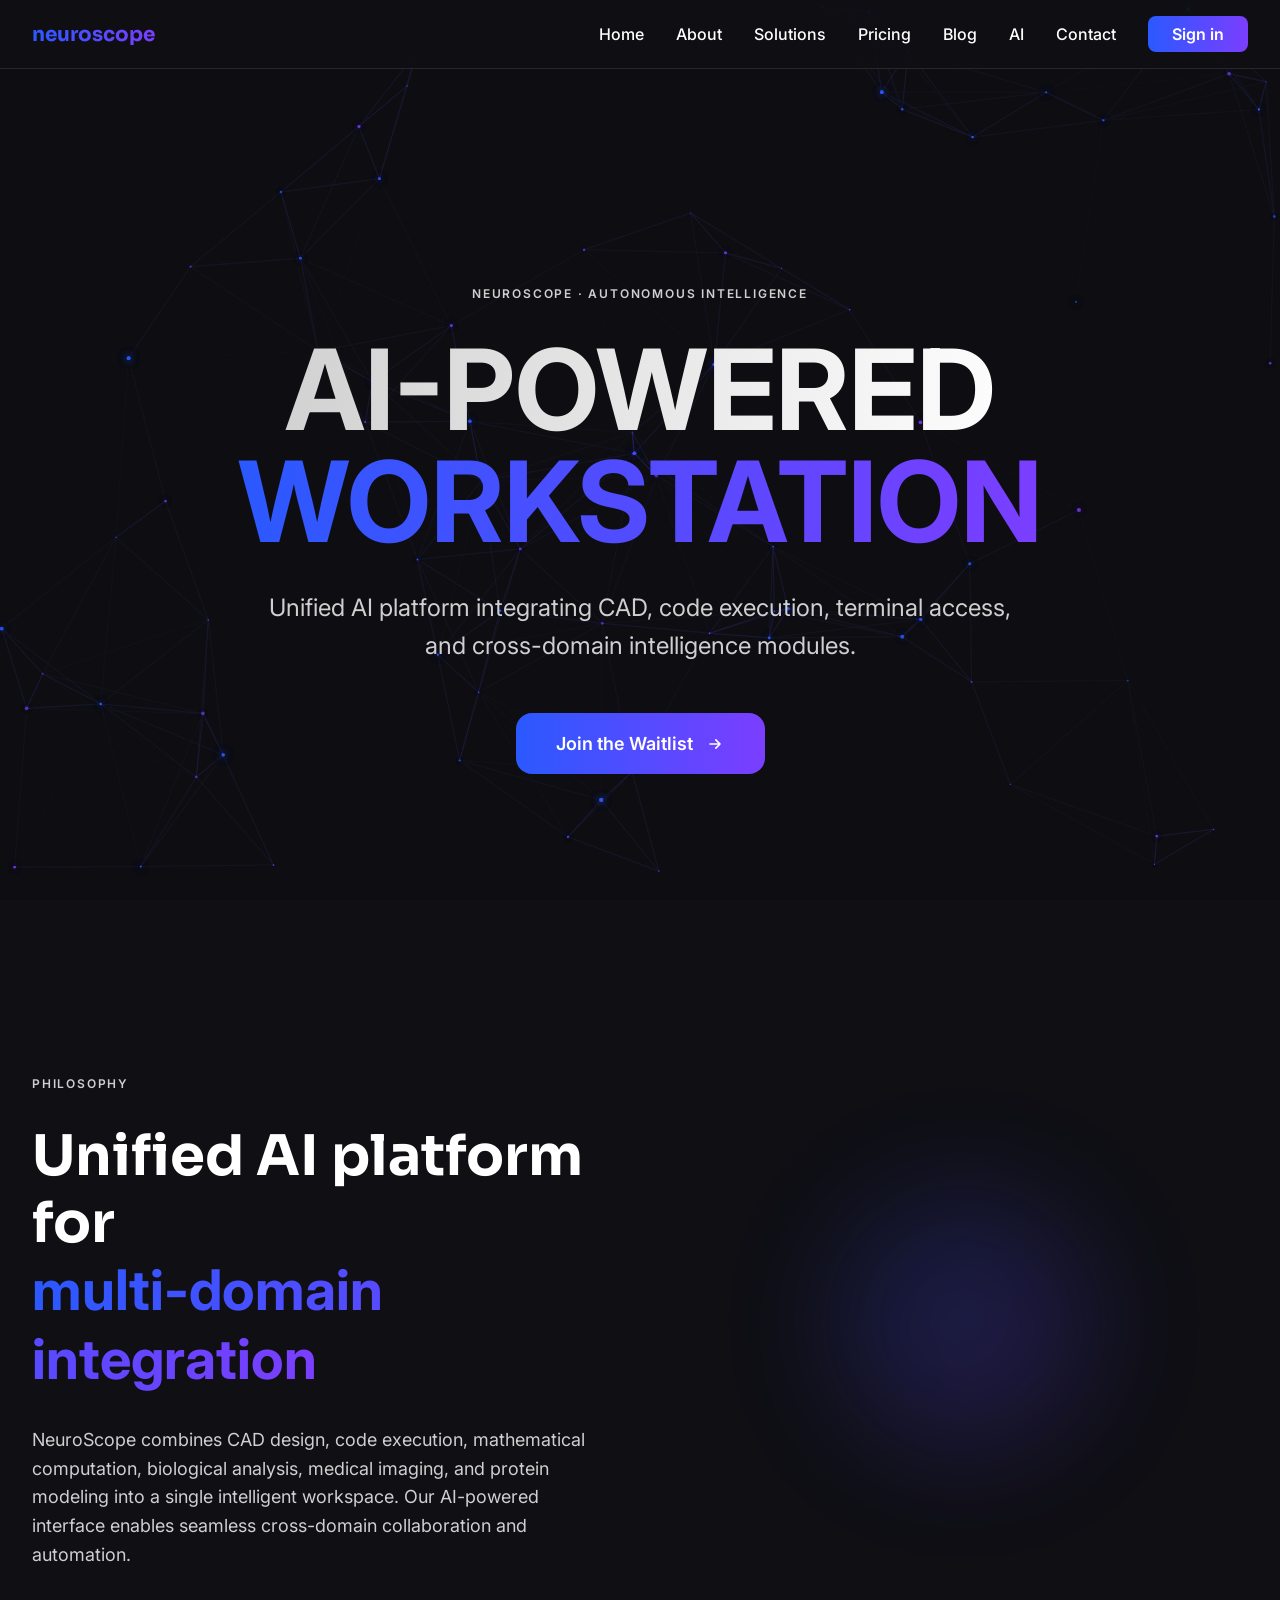
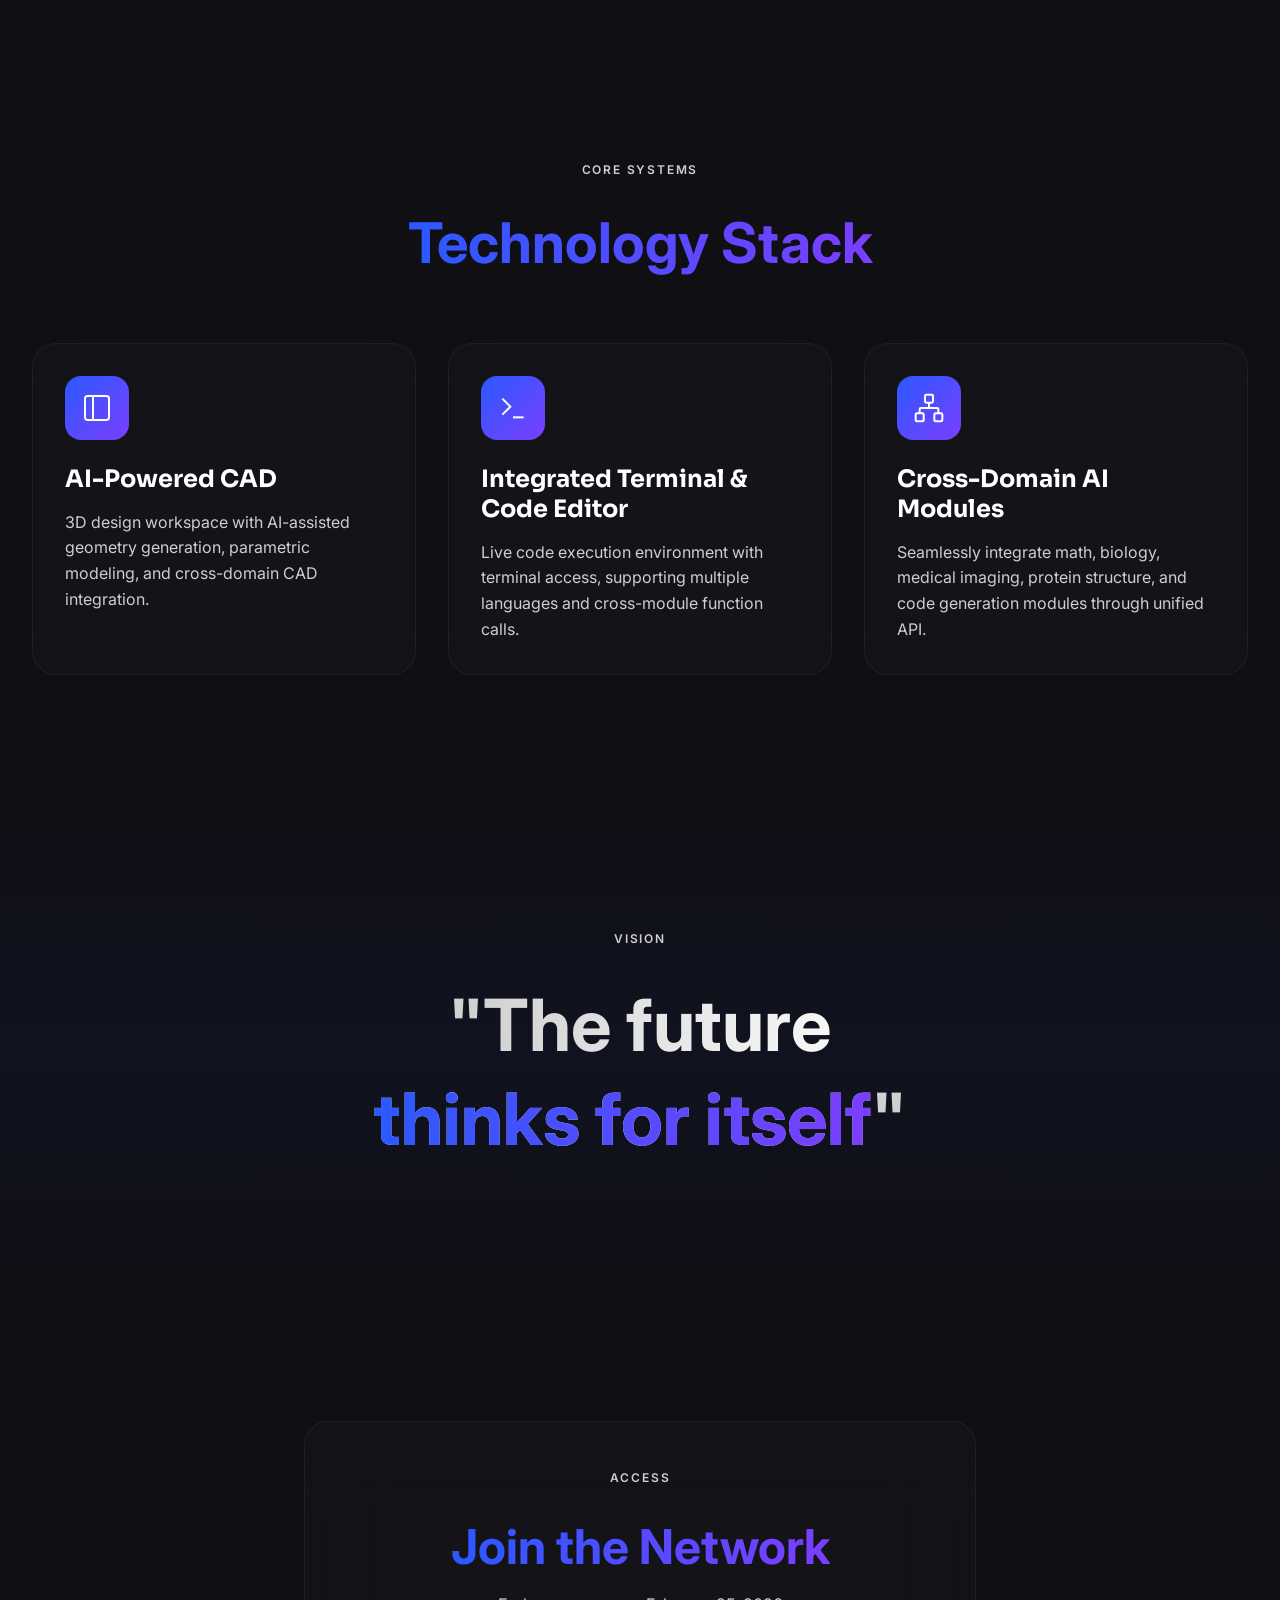
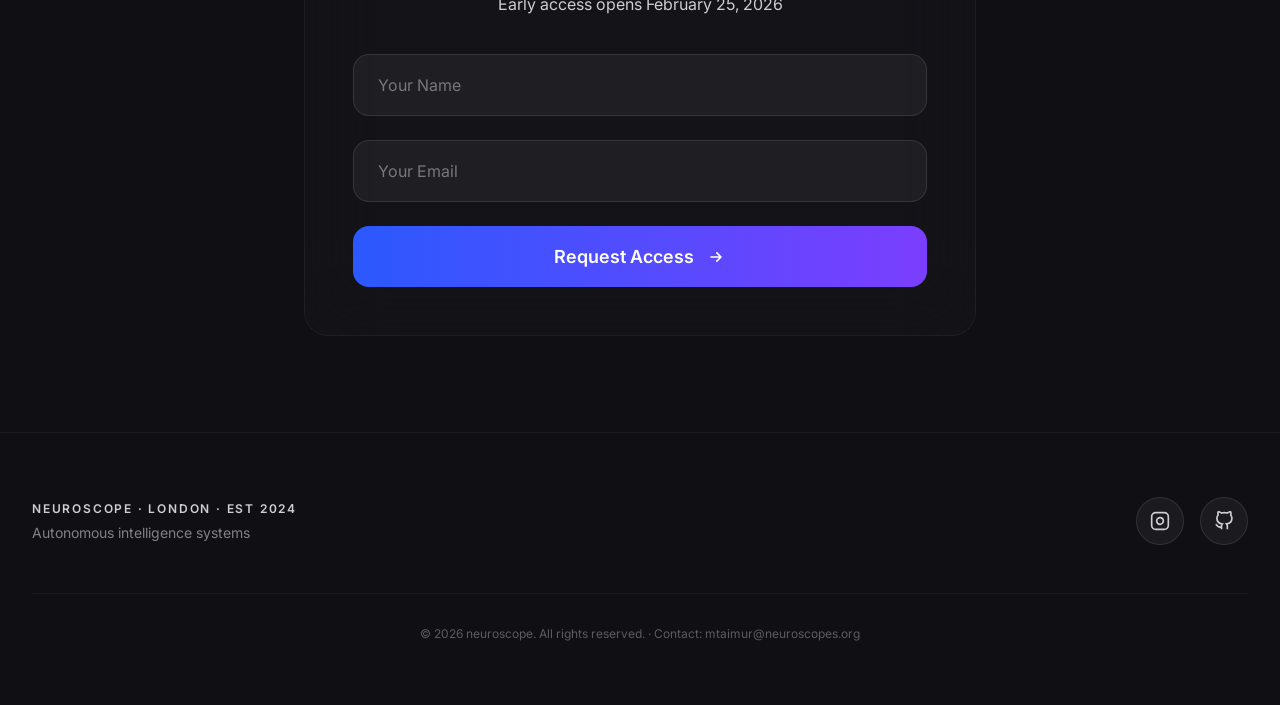
<file: index.html>
<!DOCTYPE html>
<html lang="en">
<head>
  <meta charset="UTF-8">
  <meta name="viewport" content="width=device-width, initial-scale=1.0">
  <title>NeuroScope.ai - Intelligence Evolved</title>
  <link rel="preconnect" href="https://fonts.googleapis.com">
  <link rel="preconnect" href="https://fonts.gstatic.com" crossorigin>
  <link href="https://fonts.googleapis.com/css2?family=Sora:wght@400;500;600;700&family=Inter:wght@400;500&display=swap" rel="stylesheet">
  
  <style>
    * {
      margin: 0;
      padding: 0;
      box-sizing: border-box;
      font-family: 'Inter', -apple-system, BlinkMacSystemFont, sans-serif;
    }

    h1, h2, h3, h4, h5, h6 {
      font-family: 'Sora', -apple-system, BlinkMacSystemFont, sans-serif;
    }

    body {
      background: #0f0f14;
      color: white;
      overflow-x: hidden;
    }

    /* Animations */
    @keyframes neural-pulse {
      0%, 100% { opacity: 0.3; transform: scale(1); }
      50% { opacity: 0.8; transform: scale(1.05); }
    }

    @keyframes glow-breath {
      0%, 100% { box-shadow: 0 0 20px rgba(43, 89, 255, 0.2), 0 0 40px rgba(123, 62, 255, 0.1); }
      50% { box-shadow: 0 0 30px rgba(43, 89, 255, 0.4), 0 0 60px rgba(123, 62, 255, 0.2); }
    }

    @keyframes float-in {
      from { opacity: 0; transform: translateY(40px); }
      to { opacity: 1; transform: translateY(0); }
    }

    @keyframes text-shimmer {
      0% { background-position: -200% center; }
      100% { background-position: 200% center; }
    }

    @keyframes spin {
      from { transform: rotate(0deg); }
      to { transform: rotate(360deg); }
    }

    .neural-pulse {
      animation: neural-pulse 3s ease-in-out infinite;
    }

    .glow-breath {
      animation: glow-breath 4s ease-in-out infinite;
    }

    .float-in {
      animation: float-in 1.2s cubic-bezier(0.16, 1, 0.3, 1) forwards;
      opacity: 0;
    }

    .text-shimmer {
      background: linear-gradient(90deg, #cfcfcf 0%, #ffffff 50%, #cfcfcf 100%);
      background-size: 200% auto;
      -webkit-background-clip: text;
      -webkit-text-fill-color: transparent;
      background-clip: text;
      animation: text-shimmer 4s linear infinite;
    }

    .gradient-text {
      background: linear-gradient(90deg, #2b59ff, #7b3eff, #2b59ff);
      background-size: 200% auto;
      -webkit-background-clip: text;
      -webkit-text-fill-color: transparent;
      background-clip: text;
    }

    /* Layout */
    canvas {
      position: fixed;
      top: 0;
      left: 0;
      width: 100%;
      height: 100%;
      z-index: 0;
    }

    .content {
      position: relative;
      z-index: 10;
    }

    section {
      padding: 6rem 2rem;
      position: relative;
    }

    .section-label {
      letter-spacing: 0.15em;
      font-size: 0.75rem;
      font-weight: 600;
      text-transform: uppercase;
      color: #cfcfcf;
      margin-bottom: 2rem;
    }

    /* Hero Section */
    .hero {
      min-height: 100vh;
      display: flex;
      align-items: center;
      justify-content: center;
      text-align: center;
    }

    .hero h1 {
      font-size: clamp(3rem, 10vw, 7rem);
      font-weight: 700;
      line-height: 1;
      margin-bottom: 2rem;
    }

    .hero p {
      font-size: clamp(1.25rem, 3vw, 1.5rem);
      color: #cfcfcf;
      max-width: 48rem;
      margin: 0 auto 3rem;
      line-height: 1.6;
    }

    .btn {
      display: inline-flex;
      align-items: center;
      gap: 0.75rem;
      padding: 1.25rem 2.5rem;
      background: linear-gradient(90deg, #2b59ff, #7b3eff);
      border: none;
      border-radius: 1rem;
      color: white;
      font-size: 1.125rem;
      font-weight: 600;
      cursor: pointer;
      transition: opacity 0.3s, transform 0.3s;
    }

    .btn:hover {
      opacity: 0.9;
      transform: translateY(-2px);
    }

    .btn svg {
      width: 1.25rem;
      height: 1.25rem;
      transition: transform 0.3s;
    }

    .btn:hover svg {
      transform: translateX(4px);
    }

    /* Cards */
    .card-grid {
      display: grid;
      grid-template-columns: repeat(auto-fit, minmax(300px, 1fr));
      gap: 2rem;
      max-width: 1400px;
      margin: 0 auto;
    }

    .card {
      background: rgba(255, 255, 255, 0.02);
      backdrop-filter: blur(20px);
      border: 1px solid rgba(255, 255, 255, 0.05);
      border-radius: 1.5rem;
      padding: 2rem;
      transition: all 0.6s cubic-bezier(0.16, 1, 0.3, 1);
    }

    .card:hover {
      background: rgba(43, 89, 255, 0.05);
      border-color: rgba(43, 89, 255, 0.3);
      transform: translateY(-8px);
    }

    .card-icon {
      width: 4rem;
      height: 4rem;
      border-radius: 1rem;
      background: linear-gradient(135deg, #2b59ff, #7b3eff);
      display: flex;
      align-items: center;
      justify-content: center;
      margin-bottom: 1.5rem;
      transition: transform 0.3s;
    }

    .card:hover .card-icon {
      transform: scale(1.1);
    }

    .card h3 {
      font-size: 1.5rem;
      margin-bottom: 1rem;
    }

    .card p {
      color: #cfcfcf;
      line-height: 1.6;
    }

    /* Form */
    .form-container {
      max-width: 42rem;
      margin: 0 auto;
      background: rgba(255, 255, 255, 0.02);
      backdrop-filter: blur(40px);
      border: 1px solid rgba(255, 255, 255, 0.05);
      border-radius: 1.5rem;
      padding: 3rem;
    }

    .form-group {
      margin-bottom: 1.5rem;
    }

    input, textarea {
      width: 100%;
      padding: 1.25rem 1.5rem;
      background: rgba(255, 255, 255, 0.05);
      border: 1px solid rgba(255, 255, 255, 0.1);
      border-radius: 1rem;
      color: white;
      font-size: 1rem;
      transition: all 0.3s;
    }

    input:focus, textarea:focus {
      outline: none;
      border-color: rgba(43, 89, 255, 0.5);
      box-shadow: 0 0 20px rgba(43, 89, 255, 0.2);
    }

    input::placeholder, textarea::placeholder {
      color: rgba(255, 255, 255, 0.4);
    }

    .success-message {
      text-align: center;
      padding: 3rem 0;
    }

    .success-icon {
      width: 5rem;
      height: 5rem;
      border-radius: 50%;
      background: linear-gradient(135deg, #2b59ff, #7b3eff);
      display: flex;
      align-items: center;
      justify-content: center;
      margin: 0 auto 1.5rem;
    }

    .spinner {
      width: 1.25rem;
      height: 1.25rem;
      border: 2px solid rgba(255, 255, 255, 0.3);
      border-top-color: white;
      border-radius: 50%;
      animation: spin 0.8s linear infinite;
      display: inline-block;
      margin-right: 0.5rem;
    }

    /* Footer */
    footer {
      border-top: 1px solid rgba(255, 255, 255, 0.05);
      padding: 4rem 2rem;
    }

    .footer-content {
      max-width: 1400px;
      margin: 0 auto;
      display: flex;
      justify-content: space-between;
      align-items: center;
      flex-wrap: wrap;
      gap: 2rem;
    }

    .social-links {
      display: flex;
      gap: 1rem;
    }

    .social-link {
      width: 3rem;
      height: 3rem;
      border-radius: 50%;
      background: rgba(255, 255, 255, 0.05);
      border: 1px solid rgba(255, 255, 255, 0.1);
      display: flex;
      align-items: center;
      justify-content: center;
      transition: all 0.3s;
      text-decoration: none;
      color: #cfcfcf;
    }

    .social-link:hover {
      background: rgba(255, 255, 255, 0.1);
      border-color: #2b59ff;
      color: #2b59ff;
    }

    /* Responsive */
    @media (max-width: 768px) {
      .footer-content {
        flex-direction: column;
        text-align: center;
      }
    }
  </style>
</head>
<body>
  <canvas id="neuralCanvas"></canvas>

  <!-- Navigation -->
  <nav style="position: fixed; top: 0; left: 0; right: 0; z-index: 100; background: rgba(15, 15, 20, 0.8); backdrop-filter: blur(20px); border-bottom: 1px solid rgba(255, 255, 255, 0.1);">
    <div style="max-width: 1400px; margin: 0 auto; padding: 1rem 2rem; display: flex; justify-content: space-between; align-items: center;">
      <a href="index.html" style="font-family: 'Sora', sans-serif; font-size: 1.25rem; font-weight: 700; color: white; text-decoration: none; background: linear-gradient(90deg, #2b59ff, #7b3eff); -webkit-background-clip: text; -webkit-text-fill-color: transparent;">neuroscope</a>
      <div style="display: flex; gap: 2rem; align-items: center;">
        <a href="index.html" style="color: white; text-decoration: none; font-weight: 500; transition: color 0.3s;" onmouseover="this.style.color='#2b59ff'" onmouseout="this.style.color='white'">Home</a>
        <a href="Pages/About.html" style="color: white; text-decoration: none; font-weight: 500; transition: color 0.3s;" onmouseover="this.style.color='#2b59ff'" onmouseout="this.style.color='white'">About</a>
        <a href="Pages/Solutions.html" style="color: white; text-decoration: none; font-weight: 500; transition: color 0.3s;" onmouseover="this.style.color='#2b59ff'" onmouseout="this.style.color='white'">Solutions</a>
        <a href="Pages/Pricing.html" style="color: white; text-decoration: none; font-weight: 500; transition: color 0.3s;" onmouseover="this.style.color='#2b59ff'" onmouseout="this.style.color='white'">Pricing</a>
        <a href="Pages/Blog.html" style="color: white; text-decoration: none; font-weight: 500; transition: color 0.3s;" onmouseover="this.style.color='#2b59ff'" onmouseout="this.style.color='white'">Blog</a>
        <a href="Pages/AI.html" style="color: white; text-decoration: none; font-weight: 500; transition: color 0.3s;" onmouseover="this.style.color='#2b59ff'" onmouseout="this.style.color='white'">AI</a>
        <a href="#contact" style="color: white; text-decoration: none; font-weight: 500; transition: color 0.3s;" onmouseover="this.style.color='#2b59ff'" onmouseout="this.style.color='white'">Contact</a>
        <span id="ns-auth" style="display:flex; align-items:center; --ns-auth-cta-bg: linear-gradient(90deg, #2b59ff, #7b3eff); --ns-auth-cta-padding: 0.5rem 1.5rem; --ns-auth-cta-radius: 0.5rem; --ns-auth-cta-color: white; --ns-auth-cta-font-weight: 600;"></span>
      </div>
    </div>
  </nav>

  <div class="content" style="padding-top: 80px;">
    <!-- Hero Section -->
    <section class="hero">
      <div>
        <div class="section-label float-in" style="animation-delay: 0.1s;">
          neuroscope · Autonomous Intelligence
        </div>
        <h1 class="float-in" style="animation-delay: 0.2s;">
          <div class="text-shimmer">AI-POWERED</div>
          <div class="gradient-text">WORKSTATION</div>
        </h1>
        <p class="float-in" style="animation-delay: 0.4s;">
          Unified AI platform integrating CAD, code execution, terminal access, and cross-domain intelligence modules.
        </p>
        <button class="btn glow-breath float-in" style="animation-delay: 0.6s;" onclick="document.getElementById('contact').scrollIntoView({ behavior: 'smooth' })">
          Join the Waitlist
          <svg xmlns="http://www.w3.org/2000/svg" fill="none" viewBox="0 0 24 24" stroke="currentColor">
            <path stroke-linecap="round" stroke-linejoin="round" stroke-width="2" d="M13 7l5 5m0 0l-5 5m5-5H6" />
          </svg>
        </button>
      </div>
    </section>

    <!-- About Section -->
    <section>
      <div style="max-width: 1400px; margin: 0 auto;">
        <div style="display: grid; grid-template-columns: repeat(auto-fit, minmax(300px, 1fr)); gap: 5rem; align-items: center;">
          <div>
            <div class="section-label">Philosophy</div>
            <h2 style="font-size: clamp(2.5rem, 5vw, 3.5rem); font-weight: 700; margin-bottom: 2rem; line-height: 1.2;">
              Unified AI platform for <br>
              <span class="gradient-text">multi-domain integration</span>
            </h2>
            <p style="font-size: 1.125rem; color: #cfcfcf; line-height: 1.6;">
              NeuroScope combines CAD design, code execution, mathematical computation, biological analysis, medical imaging, and protein modeling into a single intelligent workspace. Our AI-powered interface enables seamless cross-domain collaboration and automation.
            </p>
          </div>
          <div style="position: relative; height: 24rem; display: flex; align-items: center; justify-content: center;">
            <div class="neural-pulse" style="width: 16rem; height: 16rem; border-radius: 50%; background: linear-gradient(135deg, #2b59ff, #7b3eff); opacity: 0.2; filter: blur(60px);"></div>
          </div>
        </div>
      </div>
    </section>

    <!-- Technology Section -->
    <section>
      <div style="max-width: 1400px; margin: 0 auto;">
        <div style="text-align: center; margin-bottom: 4rem;">
          <div class="section-label">Core Systems</div>
          <h2 style="font-size: clamp(2.5rem, 5vw, 3.5rem); font-weight: 700;">
            <span class="gradient-text">Technology Stack</span>
          </h2>
        </div>

        <div class="card-grid">
          <div class="card">
            <div class="card-icon">
              <svg xmlns="http://www.w3.org/2000/svg" width="32" height="32" viewBox="0 0 24 24" fill="none" stroke="currentColor" stroke-width="1.5">
                <rect x="3" y="3" width="18" height="18" rx="2" ry="2"/>
                <line x1="9" y1="3" x2="9" y2="21"/>
              </svg>
            </div>
            <h3>AI-Powered CAD</h3>
            <p>3D design workspace with AI-assisted geometry generation, parametric modeling, and cross-domain CAD integration.</p>
          </div>

          <div class="card">
            <div class="card-icon">
              <svg xmlns="http://www.w3.org/2000/svg" width="32" height="32" viewBox="0 0 24 24" fill="none" stroke="currentColor" stroke-width="1.5">
                <polyline points="4 17 10 11 4 5"/>
                <line x1="12" y1="19" x2="20" y2="19"/>
              </svg>
            </div>
            <h3>Integrated Terminal & Code Editor</h3>
            <p>Live code execution environment with terminal access, supporting multiple languages and cross-module function calls.</p>
          </div>

          <div class="card">
            <div class="card-icon">
              <svg xmlns="http://www.w3.org/2000/svg" width="32" height="32" viewBox="0 0 24 24" fill="none" stroke="currentColor" stroke-width="1.5">
                <rect x="16" y="16" width="6" height="6" rx="1"/>
                <rect x="2" y="16" width="6" height="6" rx="1"/>
                <rect x="9" y="2" width="6" height="6" rx="1"/>
                <path d="M5 16v-3a1 1 0 0 1 1-1h12a1 1 0 0 1 1 1v3M12 12V8"/>
              </svg>
            </div>
            <h3>Cross-Domain AI Modules</h3>
            <p>Seamlessly integrate math, biology, medical imaging, protein structure, and code generation modules through unified API.</p>
          </div>
        </div>
      </div>
    </section>

    <!-- Vision Section -->
    <section style="padding: 10rem 2rem; position: relative;">
      <div style="position: absolute; inset: 0; background: linear-gradient(180deg, transparent, rgba(43, 89, 255, 0.05), transparent);"></div>
      <div style="max-width: 80rem; margin: 0 auto; text-align: center; position: relative; z-index: 10;">
        <div class="section-label">Vision</div>
        <blockquote style="font-size: clamp(2.5rem, 6vw, 4.5rem); font-weight: 700; line-height: 1.3;">
          <span style="background: linear-gradient(90deg, #cfcfcf, white, #cfcfcf); -webkit-background-clip: text; -webkit-text-fill-color: transparent;">
            "The future <br>
            <span class="gradient-text">thinks for itself</span>"
          </span>
        </blockquote>
      </div>
    </section>

    <!-- Contact Section -->
    <section id="contact">
      <div class="form-container glow-breath">
        <div style="text-align: center; margin-bottom: 2.5rem;">
          <div class="section-label">Access</div>
          <h2 style="font-size: clamp(2rem, 4vw, 3rem); font-weight: 700; margin-bottom: 1rem;">
            <span class="gradient-text">Join the Network</span>
          </h2>
          <p style="color: #cfcfcf;">Early access opens February 25, 2026</p>
        </div>

        <form id="waitlistForm" style="display: block;">
          <div class="form-group">
            <input type="text" id="name" placeholder="Your Name" required>
          </div>
          <div class="form-group">
            <input type="email" id="email" placeholder="Your Email" required>
          </div>
          <button type="submit" class="btn" style="width: 100%; justify-content: center;">
            Request Access
            <svg xmlns="http://www.w3.org/2000/svg" fill="none" viewBox="0 0 24 24" stroke="currentColor">
              <path stroke-linecap="round" stroke-linejoin="round" stroke-width="2" d="M13 7l5 5m0 0l-5 5m5-5H6" />
            </svg>
          </button>
        </form>

        <div id="successMessage" class="success-message" style="display: none;">
          <div class="success-icon">
            <svg xmlns="http://www.w3.org/2000/svg" width="40" height="40" viewBox="0 0 24 24" fill="none" stroke="currentColor" stroke-width="2">
              <path d="M20 6L9 17l-5-5"/>
            </svg>
          </div>
          <h3 style="font-size: 2rem; font-weight: 700; margin-bottom: 1rem;">Neural Link Established</h3>
          <p style="color: #cfcfcf; font-size: 1.125rem;">You're in the network. We'll contact you at launch.</p>
        </div>
      </div>
    </section>

    <!-- Footer -->
    <footer>
      <div class="footer-content">
        <div>
          <div class="section-label" style="margin-bottom: 0.5rem;">
            neuroscope · London · EST 2024
          </div>
          <div style="font-size: 0.875rem; color: rgba(207, 207, 207, 0.6);">
            Autonomous intelligence systems
          </div>
        </div>

        <div class="social-links">
          <a href="https://www.instagram.com/neuroscopes.ai/" target="_blank" class="social-link" aria-label="Instagram">
            <svg xmlns="http://www.w3.org/2000/svg" width="20" height="20" viewBox="0 0 24 24" fill="none" stroke="currentColor" stroke-width="2">
              <rect x="2" y="2" width="20" height="20" rx="5" ry="5"></rect>
              <path d="M16 11.37A4 4 0 1 1 12.63 8 4 4 0 0 1 16 11.37z"></path>
              <line x1="17.5" y1="6.5" x2="17.51" y2="6.5"></line>
            </svg>
          </a>
       
          <a href="https://github.com/MujtabaTaimur" target="_blank" class="social-link" aria-label="GitHub">
            <svg xmlns="http://www.w3.org/2000/svg" width="20" height="20" viewBox="0 0 24 24" fill="none" stroke="currentColor" stroke-width="2">
              <path d="M9 19c-5 1.5-5-2.5-7-3m14 6v-3.87a3.37 3.37 0 0 0-.94-2.61c3.14-.35 6.44-1.54 6.44-7A5.44 5.44 0 0 0 20 4.77 5.07 5.07 0 0 0 19.91 1S18.73.65 16 2.48a13.38 13.38 0 0 0-7 0C6.27.65 5.09 1 5.09 1A5.07 5.07 0 0 0 5 4.77a5.44 5.44 0 0 0-1.5 3.78c0 5.42 3.3 6.61 6.44 7A3.37 3.37 0 0 0 9 18.13V22"></path>
            </svg>
          </a>
        </div>
      </div>
      
      <div style="margin-top: 3rem; padding-top: 2rem; border-top: 1px solid rgba(255, 255, 255, 0.05); text-align: center;">
        <p style="font-size: 0.75rem; color: rgba(207, 207, 207, 0.4);">
          © 2026 neuroscope. All rights reserved. · Contact: mtaimur@neuroscopes.org
        </p>
      </div>
    </footer>
  </div>

  <script>
    // Neural Canvas Animation
    const canvas = document.getElementById('neuralCanvas');
    const ctx = canvas.getContext('2d');
    
    let mouseX = window.innerWidth / 2;
    let mouseY = window.innerHeight / 2;

    function resizeCanvas() {
      canvas.width = window.innerWidth;
      canvas.height = window.innerHeight;
    }
    resizeCanvas();
    window.addEventListener('resize', resizeCanvas);

    // Mouse tracking
    window.addEventListener('mousemove', (e) => {
      mouseX = e.clientX;
      mouseY = e.clientY;
    });

    // Neural nodes
    class NeuralNode {
      constructor() {
        this.x = Math.random() * canvas.width;
        this.y = Math.random() * canvas.height;
        this.vx = (Math.random() - 0.5) * 0.2;
        this.vy = (Math.random() - 0.5) * 0.2;
        this.radius = Math.random() * 1.5 + 0.5;
        this.pulsePhase = Math.random() * Math.PI * 2;
        this.pulseSpeed = 0.02 + Math.random() * 0.01;
        this.baseOpacity = Math.random() * 0.3 + 0.2;
      }

      update() {
        this.x += this.vx;
        this.y += this.vy;

        if (this.x < 0 || this.x > canvas.width) this.vx *= -1;
        if (this.y < 0 || this.y > canvas.height) this.vy *= -1;

        const dx = mouseX - this.x;
        const dy = mouseY - this.y;
        const dist = Math.sqrt(dx * dx + dy * dy);
        
        if (dist < 100) {
          const force = (1 - dist / 100) * 0.05;
          this.x += dx * force;
          this.y += dy * force;
        }

        this.pulsePhase += this.pulseSpeed;
      }

      draw() {
        const pulse = Math.sin(this.pulsePhase) * 0.5 + 0.5;
        const opacity = this.baseOpacity + pulse * 0.3;
        
        const color = pulse > 0.5 ? 
          `rgba(43, 89, 255, ${opacity})` : 
          `rgba(123, 62, 255, ${opacity})`;

        ctx.beginPath();
        ctx.arc(this.x, this.y, this.radius, 0, Math.PI * 2);
        ctx.fillStyle = color;
        ctx.shadowBlur = 8;
        ctx.shadowColor = color;
        ctx.fill();
        ctx.shadowBlur = 0;
      }
    }

    const nodes = [];
    for (let i = 0; i < 80; i++) {
      nodes.push(new NeuralNode());
    }

    function animate() {
      ctx.fillStyle = 'rgba(15, 15, 20, 0.08)';
      ctx.fillRect(0, 0, canvas.width, canvas.height);

      nodes.forEach((node, i) => {
        node.update();
        node.draw();

        nodes.slice(i + 1).forEach(other => {
          const dx = node.x - other.x;
          const dy = node.y - other.y;
          const distance = Math.sqrt(dx * dx + dy * dy);

          if (distance < 200) {
            const opacity = (1 - distance / 200) * 0.15;
            const gradient = ctx.createLinearGradient(node.x, node.y, other.x, other.y);
            gradient.addColorStop(0, `rgba(43, 89, 255, ${opacity})`);
            gradient.addColorStop(1, `rgba(123, 62, 255, ${opacity})`);
            
            ctx.beginPath();
            ctx.strokeStyle = gradient;
            ctx.lineWidth = 0.5;
            ctx.moveTo(node.x, node.y);
            ctx.lineTo(other.x, other.y);
            ctx.stroke();
          }
        });
      });

      requestAnimationFrame(animate);
    }

    animate();

    // Form submission
    document.getElementById('waitlistForm').addEventListener('submit', function(e) {
      e.preventDefault();
      
      const name = document.getElementById('name').value;
      const email = document.getElementById('email').value;

      // Simple form handling (you can replace this with actual API call)
      console.log('Waitlist submission:', { name, email });
      
      // Show success message
      document.getElementById('waitlistForm').style.display = 'none';
      document.getElementById('successMessage').style.display = 'block';
      
      // Reset form
      setTimeout(() => {
        document.getElementById('name').value = '';
        document.getElementById('email').value = '';
      }, 1000);
    });
  </script>
  <script src="Integration/auth-config.js"></script>
  <script src="Integration/auth.js"></script>
</body>
</html>
</file>
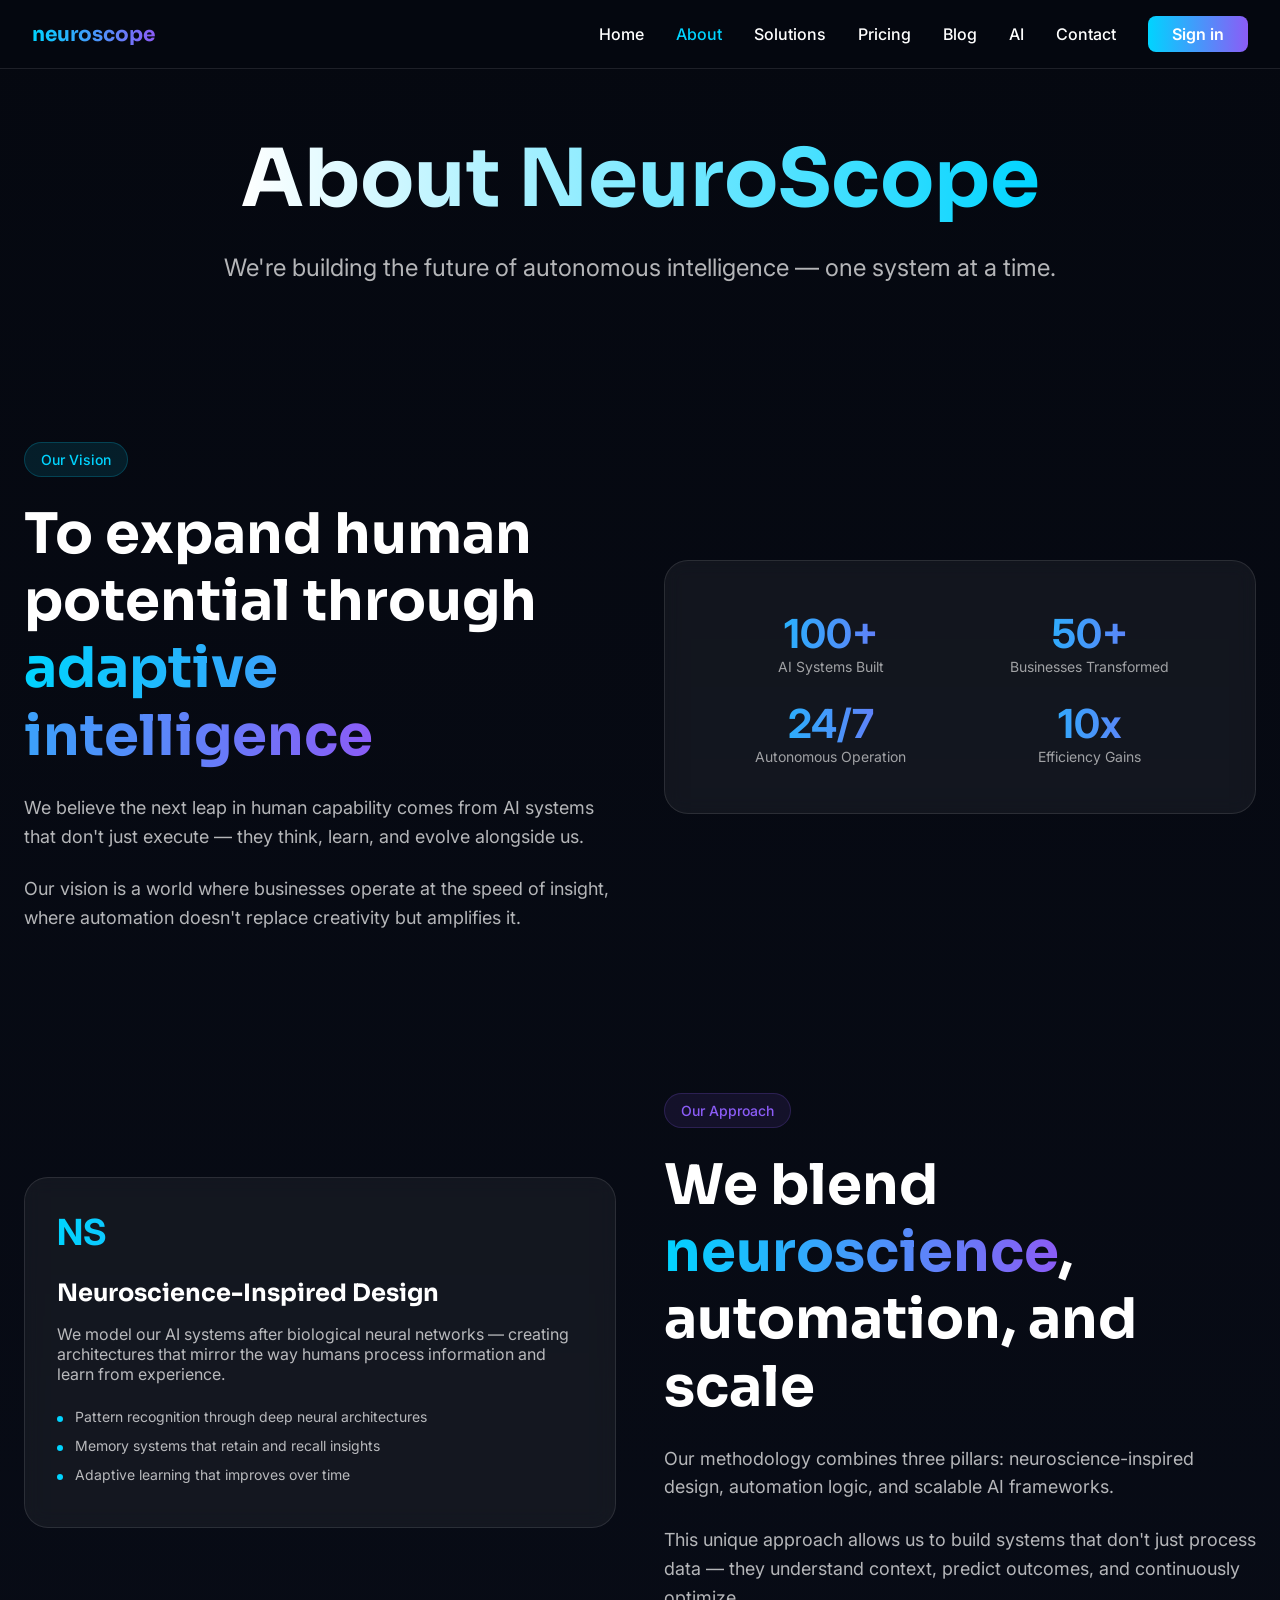
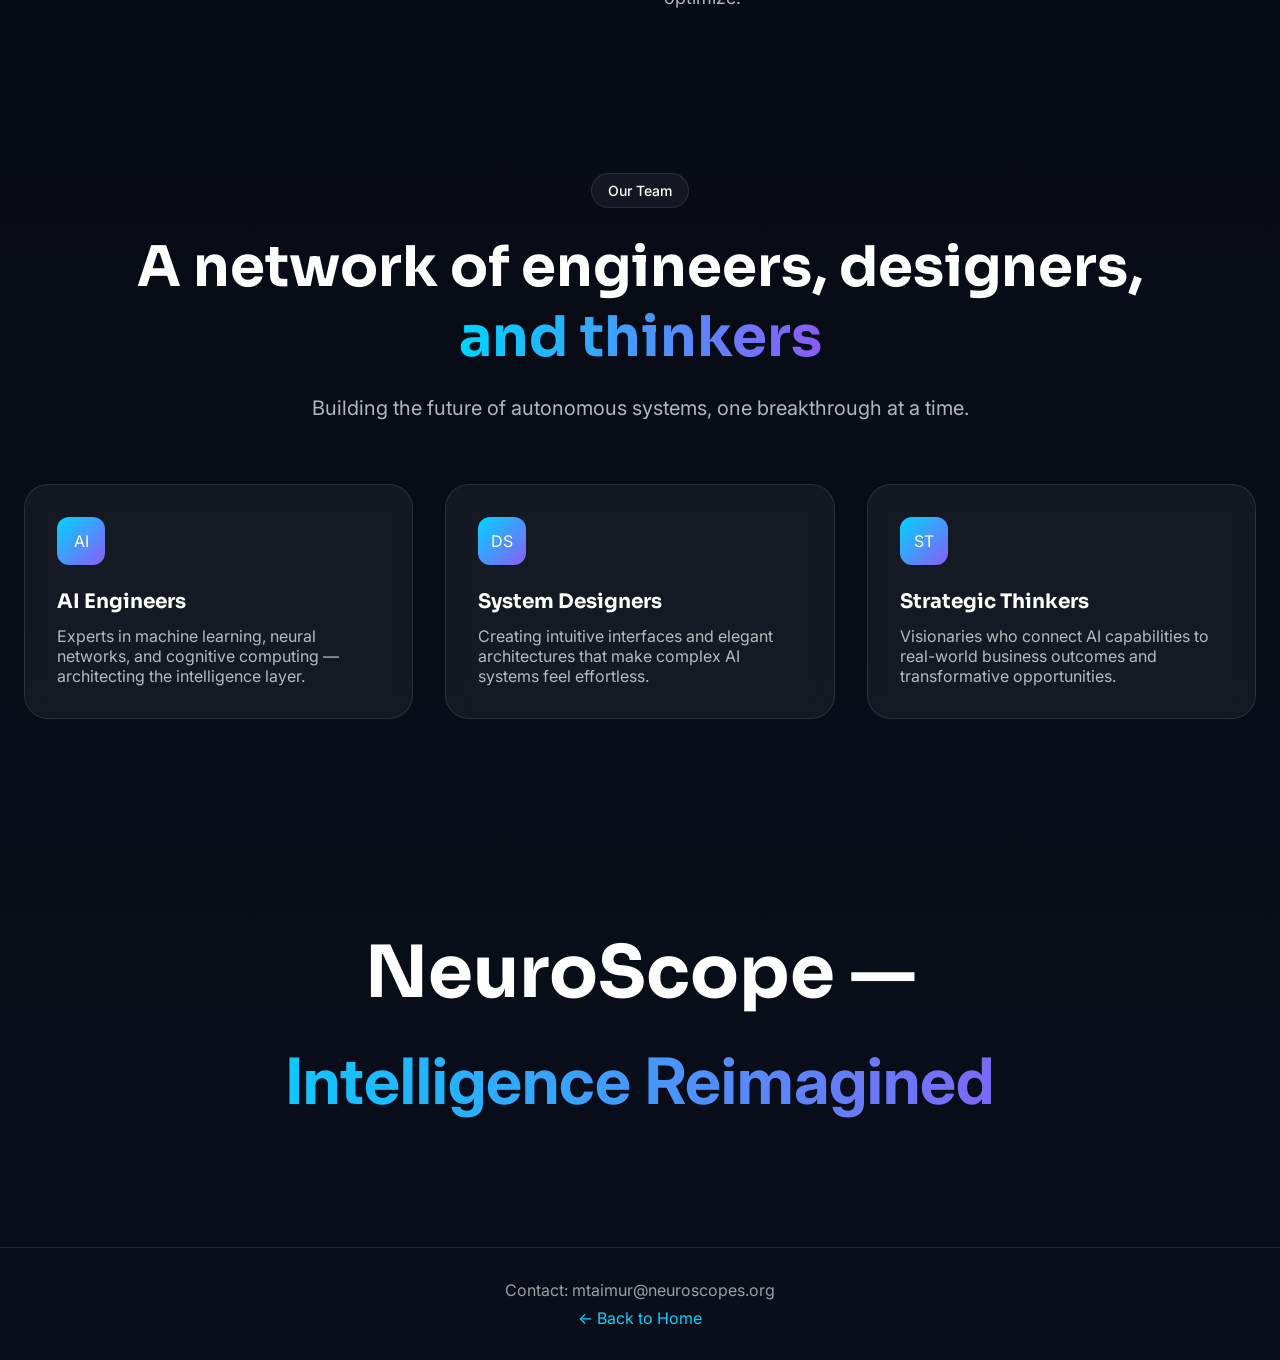
<file: Pages/About.html>
<!DOCTYPE html>
<html lang="en">
<head>
  <meta charset="UTF-8">
  <meta name="viewport" content="width=device-width, initial-scale=1.0">
  <title>About - NeuroScope.ai</title>
  <link rel="preconnect" href="https://fonts.googleapis.com">
  <link rel="preconnect" href="https://fonts.gstatic.com" crossorigin>
  <link href="https://fonts.googleapis.com/css2?family=Sora:wght@400;500;600;700&family=Inter:wght@400;500&display=swap" rel="stylesheet">
  <style>
    * { margin: 0; padding: 0; box-sizing: border-box; }
    body { font-family: 'Inter', sans-serif; background: linear-gradient(180deg, #050810, #0a0e1a); color: white; min-height: 100vh; }
    h1, h2, h3 { font-family: 'Sora', sans-serif; }
    .container { max-width: 1400px; margin: 0 auto; padding: 0 1.5rem; }
    .gradient-text { background: linear-gradient(90deg, #00d4ff, #8b5cf6); -webkit-background-clip: text; -webkit-text-fill-color: transparent; }
    .gradient-white { background: linear-gradient(90deg, white, #00d4ff); -webkit-background-clip: text; -webkit-text-fill-color: transparent; }
    section { padding: 5rem 0; }
    .grid-2 { display: grid; grid-template-columns: 1fr; gap: 3rem; align-items: center; }
    .grid-3 { display: grid; grid-template-columns: 1fr; gap: 2rem; }
    @media (min-width: 768px) {
      .grid-2 { grid-template-columns: repeat(2, 1fr); }
      .grid-3 { grid-template-columns: repeat(3, 1fr); }
    }
    .badge { display: inline-flex; align-items: center; gap: 0.75rem; padding: 0.5rem 1rem; border-radius: 9999px; border: 1px solid; font-size: 0.875rem; font-weight: 500; margin-bottom: 1.5rem; }
    .card { padding: 2rem; border-radius: 1.5rem; background: rgba(255, 255, 255, 0.05); backdrop-filter: blur(10px); border: 1px solid rgba(255, 255, 255, 0.1); transition: all 0.3s; }
    .card:hover { border-color: rgba(0, 212, 255, 0.5); }
    .stats-grid { display: grid; grid-template-columns: repeat(2, 1fr); gap: 1.5rem; }
    .icon-box { width: 3rem; height: 3rem; border-radius: 0.75rem; background: linear-gradient(135deg, #00d4ff, #8b5cf6); display: flex; align-items: center; justify-content: center; margin-bottom: 1.5rem; }
    .bullet-list { list-style: none; padding: 0; }
    .bullet-list li { display: flex; align-items: start; gap: 0.75rem; margin-bottom: 0.75rem; }
    .bullet-list li::before { content: ""; width: 6px; height: 6px; background: #00d4ff; border-radius: 50%; margin-top: 0.5rem; flex-shrink: 0; }
  </style>
</head>
<body>
  <nav style="position: fixed; top: 0; left: 0; right: 0; z-index: 100; background: rgba(5, 8, 16, 0.9); backdrop-filter: blur(20px); border-bottom: 1px solid rgba(255, 255, 255, 0.1);">
    <div style="max-width: 1400px; margin: 0 auto; padding: 1rem 2rem; display: flex; justify-content: space-between; align-items: center;">
      <a href="../index.html" style="font-family: 'Sora', sans-serif; font-size: 1.25rem; font-weight: 700; color: white; text-decoration: none; background: linear-gradient(90deg, #00d4ff, #8b5cf6); -webkit-background-clip: text; -webkit-text-fill-color: transparent;">neuroscope</a>
      <div style="display: flex; gap: 2rem; align-items: center;">
        <a href="../index.html" style="color: white; text-decoration: none; font-weight: 500;">Home</a>
        <a href="About.html" style="color: #00d4ff; text-decoration: none; font-weight: 500;">About</a>
        <a href="Solutions.html" style="color: white; text-decoration: none; font-weight: 500;">Solutions</a>
        <a href="Pricing.html" style="color: white; text-decoration: none; font-weight: 500;">Pricing</a>
        <a href="Blog.html" style="color: white; text-decoration: none; font-weight: 500;">Blog</a>
        <a href="AI.html" style="color: white; text-decoration: none; font-weight: 500;">AI</a>
        <a href="Contact.html" style="color: white; text-decoration: none; font-weight: 500;">Contact</a>
        <span id="ns-auth" style="display:flex; align-items:center; --ns-auth-cta-bg: linear-gradient(90deg, #00d4ff, #8b5cf6); --ns-auth-cta-padding: 0.5rem 1.5rem; --ns-auth-cta-radius: 0.5rem; --ns-auth-cta-color: white; --ns-auth-cta-font-weight: 600;"></span>
      </div>
    </div>
  </nav>
  <section style="padding-top: 8rem;">
    <div class="container">
      <div style="max-width: 56rem; margin: 0 auto; text-align: center;">
        <h1 style="font-size: clamp(3rem, 8vw, 5rem); font-weight: 700; margin-bottom: 1.5rem;">
          <span class="gradient-white">About NeuroScope</span>
        </h1>
        <p style="font-size: 1.5rem; color: rgba(255, 255, 255, 0.7);">
          We're building the future of autonomous intelligence — one system at a time.
        </p>
      </div>
    </div>
  </section>

  <section>
    <div class="container">
      <div class="grid-2">
        <div>
          <div class="badge" style="background: rgba(0, 212, 255, 0.1); border-color: rgba(0, 212, 255, 0.2); color: #00d4ff;">Our Vision</div>
          <h2 style="font-size: clamp(2.5rem, 5vw, 3.5rem); font-weight: 700; margin-bottom: 1.5rem; line-height: 1.2;">
            To expand human potential through <span class="gradient-text">adaptive intelligence</span>
          </h2>
          <p style="font-size: 1.125rem; color: rgba(255, 255, 255, 0.7); margin-bottom: 1.5rem; line-height: 1.6;">
            We believe the next leap in human capability comes from AI systems that don't just execute — they think, learn, and evolve alongside us.
          </p>
          <p style="font-size: 1.125rem; color: rgba(255, 255, 255, 0.7); line-height: 1.6;">
            Our vision is a world where businesses operate at the speed of insight, where automation doesn't replace creativity but amplifies it.
          </p>
        </div>
        <div class="card" style="padding: 3rem;">
          <div class="stats-grid">
            <div style="text-align: center;"><div style="font-size: 2.5rem; font-weight: 700;" class="gradient-text">100+</div><div style="font-size: 0.875rem; color: rgba(255, 255, 255, 0.6);">AI Systems Built</div></div>
            <div style="text-align: center;"><div style="font-size: 2.5rem; font-weight: 700;" class="gradient-text">50+</div><div style="font-size: 0.875rem; color: rgba(255, 255, 255, 0.6);">Businesses Transformed</div></div>
            <div style="text-align: center;"><div style="font-size: 2.5rem; font-weight: 700;" class="gradient-text">24/7</div><div style="font-size: 0.875rem; color: rgba(255, 255, 255, 0.6);">Autonomous Operation</div></div>
            <div style="text-align: center;"><div style="font-size: 2.5rem; font-weight: 700;" class="gradient-text">10x</div><div style="font-size: 0.875rem; color: rgba(255, 255, 255, 0.6);">Efficiency Gains</div></div>
          </div>
        </div>
      </div>
    </div>
  </section>

  <section>
    <div class="container">
      <div class="grid-2">
        <div class="card">
          <div class="gradient-text" style="font-size: 2.25rem; font-weight: 700; margin-bottom: 1.5rem;">NS</div>
          <h3 style="font-size: 1.5rem; font-weight: 700; margin-bottom: 1rem;">Neuroscience-Inspired Design</h3>
          <p style="color: rgba(255, 255, 255, 0.7); margin-bottom: 1.5rem;">
            We model our AI systems after biological neural networks — creating architectures that mirror the way humans process information and learn from experience.
          </p>
          <ul class="bullet-list" style="color: rgba(255, 255, 255, 0.7); font-size: 0.875rem;">
            <li>Pattern recognition through deep neural architectures</li>
            <li>Memory systems that retain and recall insights</li>
            <li>Adaptive learning that improves over time</li>
          </ul>
        </div>
        <div>
          <div class="badge" style="background: rgba(139, 92, 246, 0.1); border-color: rgba(139, 92, 246, 0.2); color: #8b5cf6;">Our Approach</div>
          <h2 style="font-size: clamp(2.5rem, 5vw, 3.5rem); font-weight: 700; margin-bottom: 1.5rem; line-height: 1.2;">
            We blend <span class="gradient-text">neuroscience</span>, automation, and scale
          </h2>
          <p style="font-size: 1.125rem; color: rgba(255, 255, 255, 0.7); margin-bottom: 1.5rem; line-height: 1.6;">
            Our methodology combines three pillars: neuroscience-inspired design, automation logic, and scalable AI frameworks.
          </p>
          <p style="font-size: 1.125rem; color: rgba(255, 255, 255, 0.7); line-height: 1.6;">
            This unique approach allows us to build systems that don't just process data — they understand context, predict outcomes, and continuously optimize.
          </p>
        </div>
      </div>
    </div>
  </section>

  <section>
    <div class="container">
      <div style="text-align: center; margin-bottom: 4rem;">
        <div class="badge" style="background: rgba(255, 255, 255, 0.05); border-color: rgba(255, 255, 255, 0.1);">Our Team</div>
        <h2 style="font-size: clamp(2.5rem, 5vw, 3.5rem); font-weight: 700; margin-bottom: 1.5rem;">
          A network of engineers, designers,<br><span class="gradient-text">and thinkers</span>
        </h2>
        <p style="font-size: 1.25rem; color: rgba(255, 255, 255, 0.7); max-width: 48rem; margin: 0 auto;">
          Building the future of autonomous systems, one breakthrough at a time.
        </p>
      </div>
      <div class="grid-3">
        <div class="card"><div class="icon-box">AI</div><h3 style="font-size: 1.25rem; font-weight: 700; margin-bottom: 0.75rem;">AI Engineers</h3><p style="color: rgba(255, 255, 255, 0.7);">Experts in machine learning, neural networks, and cognitive computing — architecting the intelligence layer.</p></div>
        <div class="card"><div class="icon-box">DS</div><h3 style="font-size: 1.25rem; font-weight: 700; margin-bottom: 0.75rem;">System Designers</h3><p style="color: rgba(255, 255, 255, 0.7);">Creating intuitive interfaces and elegant architectures that make complex AI systems feel effortless.</p></div>
        <div class="card"><div class="icon-box">ST</div><h3 style="font-size: 1.25rem; font-weight: 700; margin-bottom: 0.75rem;">Strategic Thinkers</h3><p style="color: rgba(255, 255, 255, 0.7);">Visionaries who connect AI capabilities to real-world business outcomes and transformative opportunities.</p></div>
      </div>
    </div>
  </section>

  <section style="padding: 8rem 0;">
    <div class="container">
      <div style="max-width: 56rem; margin: 0 auto; text-align: center;">
        <h2 style="font-size: clamp(3rem, 6vw, 4.5rem); font-weight: 700; margin-bottom: 1.5rem;">NeuroScope —</h2>
        <p class="gradient-text" style="font-size: clamp(2.5rem, 5vw, 4rem); font-weight: 700;">Intelligence Reimagined</p>
      </div>
    </div>
  </section>

  <div style="text-align: center; padding: 2rem; border-top: 1px solid rgba(255, 255, 255, 0.1);">
    <p style="color: rgba(255, 255, 255, 0.6); margin-bottom: 0.5rem;">Contact: mtaimur@neuroscopes.org</p>
    <a href="../index.html" style="color: #00d4ff; text-decoration: none;">← Back to Home</a>
  </div>
  <script src="../Integration/auth-config.js"></script>
  <script src="../Integration/auth.js"></script>
</body>
</html>
</file>
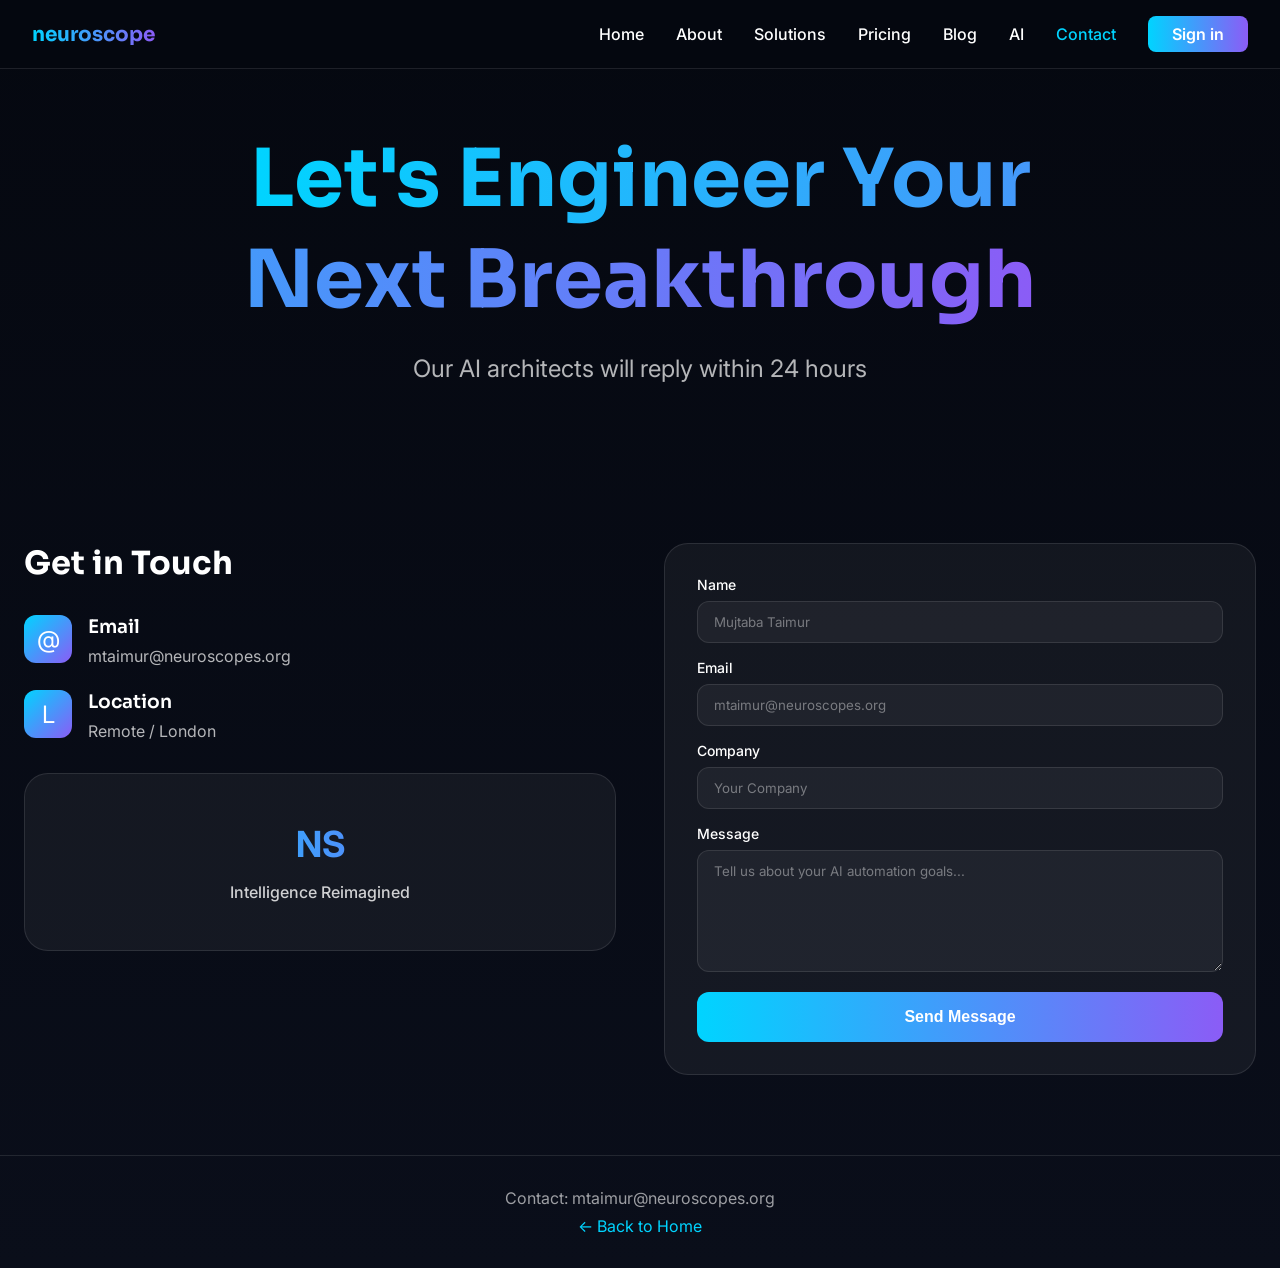
<file: Pages/Contact.html>
<!DOCTYPE html>
<html lang="en">
<head>
  <meta charset="UTF-8">
  <meta name="viewport" content="width=device-width, initial-scale=1.0">
  <title>Contact - NeuroScope.ai</title>
  <link href="https://fonts.googleapis.com/css2?family=Sora:wght@400;500;600;700&family=Inter:wght@400;500&display=swap" rel="stylesheet">
  <style>
    * { margin: 0; padding: 0; box-sizing: border-box; }
    body { font-family: 'Inter', sans-serif; background: linear-gradient(180deg, #050810, #0a0e1a); color: white; min-height: 100vh; }
    h1, h2, h3 { font-family: 'Sora', sans-serif; }
    .container { max-width: 1400px; margin: 0 auto; padding: 0 1.5rem; }
    .gradient-text { background: linear-gradient(90deg, #00d4ff, #8b5cf6); -webkit-background-clip: text; -webkit-text-fill-color: transparent; }
    section { padding: 5rem 0; }
    .grid-2 { display: grid; grid-template-columns: 1fr; gap: 3rem; }
    @media (min-width: 768px) { .grid-2 { grid-template-columns: repeat(2, 1fr); } }
    .form-card { background: rgba(255, 255, 255, 0.05); border: 1px solid rgba(255, 255, 255, 0.1); border-radius: 1.5rem; padding: 2rem; }
    input, textarea { width: 100%; padding: 0.75rem 1rem; background: rgba(255, 255, 255, 0.05); border: 1px solid rgba(255, 255, 255, 0.1); border-radius: 0.75rem; color: white; font-family: 'Inter', sans-serif; margin-bottom: 1rem; }
    input:focus, textarea:focus { outline: none; border-color: #00d4ff; }
    input::placeholder, textarea::placeholder { color: rgba(255, 255, 255, 0.4); }
    .btn { width: 100%; padding: 1rem; background: linear-gradient(90deg, #00d4ff, #8b5cf6); border: none; border-radius: 0.75rem; color: white; font-weight: 600; font-size: 1rem; cursor: pointer; transition: opacity 0.3s; }
    .btn:hover { opacity: 0.9; }
    .contact-info { display: flex; align-items: start; gap: 1rem; margin-bottom: 1.5rem; }
    .icon-box { width: 3rem; height: 3rem; min-width: 3rem; background: linear-gradient(135deg, #00d4ff, #8b5cf6); border-radius: 0.75rem; display: flex; align-items: center; justify-content: center; font-size: 1.5rem; }
  </style>
</head>
<body>
  <nav style="position: fixed; top: 0; left: 0; right: 0; z-index: 100; background: rgba(5, 8, 16, 0.9); backdrop-filter: blur(20px); border-bottom: 1px solid rgba(255, 255, 255, 0.1);">
    <div style="max-width: 1400px; margin: 0 auto; padding: 1rem 2rem; display: flex; justify-content: space-between; align-items: center;">
      <a href="../index.html" style="font-family: 'Sora', sans-serif; font-size: 1.25rem; font-weight: 700; color: white; text-decoration: none; background: linear-gradient(90deg, #00d4ff, #8b5cf6); -webkit-background-clip: text; -webkit-text-fill-color: transparent;">neuroscope</a>
      <div style="display: flex; gap: 2rem; align-items: center;">
        <a href="../index.html" style="color: white; text-decoration: none; font-weight: 500;">Home</a>
        <a href="About.html" style="color: white; text-decoration: none; font-weight: 500;">About</a>
        <a href="Solutions.html" style="color: white; text-decoration: none; font-weight: 500;">Solutions</a>
        <a href="Pricing.html" style="color: white; text-decoration: none; font-weight: 500;">Pricing</a>
        <a href="Blog.html" style="color: white; text-decoration: none; font-weight: 500;">Blog</a>
        <a href="AI.html" style="color: white; text-decoration: none; font-weight: 500;">AI</a>
        <a href="Contact.html" style="color: #00d4ff; text-decoration: none; font-weight: 500;">Contact</a>
        <span id="ns-auth" style="display:flex; align-items:center; --ns-auth-cta-bg: linear-gradient(90deg, #00d4ff, #8b5cf6); --ns-auth-cta-padding: 0.5rem 1.5rem; --ns-auth-cta-radius: 0.5rem; --ns-auth-cta-color: white; --ns-auth-cta-font-weight: 600;"></span>
      </div>
    </div>
  </nav>
  <section style="padding-top: 8rem;">
    <div class="container" style="max-width: 56rem; text-align: center;">
      <h1 style="font-size: clamp(3rem, 8vw, 5rem); font-weight: 700; margin-bottom: 1.5rem;">
        <span class="gradient-text">Let's Engineer Your Next Breakthrough</span>
      </h1>
      <p style="font-size: 1.5rem; color: rgba(255, 255, 255, 0.7);">Our AI architects will reply within 24 hours</p>
    </div>
  </section>

  <section>
    <div class="container">
      <div class="grid-2">
        <div>
          <h2 style="font-size: 2rem; font-weight: 700; margin-bottom: 2rem;">Get in Touch</h2>
          <div class="contact-info">
            <div class="icon-box">@</div>
            <div><h3 style="font-weight: 600; margin-bottom: 0.5rem;">Email</h3><p style="color: rgba(255, 255, 255, 0.7);">mtaimur@neuroscopes.org</p></div>
          </div>
          <div class="contact-info">
            <div class="icon-box">L</div>
            <div><h3 style="font-weight: 600; margin-bottom: 0.5rem;">Location</h3><p style="color: rgba(255, 255, 255, 0.7);">Remote / London</p></div>
          </div>
          <div style="background: rgba(255, 255, 255, 0.05); border: 1px solid rgba(255, 255, 255, 0.1); border-radius: 1.5rem; padding: 3rem; text-align: center; margin-top: 2rem;">
            <div class="gradient-text" style="font-size: 2.25rem; font-weight: 700; margin-bottom: 1rem;">NS</div>
            <p style="color: rgba(255, 255, 255, 0.8); font-weight: 500;">Intelligence Reimagined</p>
          </div>
        </div>

        <div class="form-card">
          <form id="contactForm" onsubmit="handleSubmit(event)">
            <label style="display: block; margin-bottom: 0.5rem; font-size: 0.875rem; font-weight: 500;">Name</label>
            <input type="text" id="name" placeholder="Mujtaba Taimur" required>
            
            <label style="display: block; margin-bottom: 0.5rem; font-size: 0.875rem; font-weight: 500;">Email</label>
            <input type="email" id="email" placeholder="mtaimur@neuroscopes.org" required>
            
            <label style="display: block; margin-bottom: 0.5rem; font-size: 0.875rem; font-weight: 500;">Company</label>
            <input type="text" id="company" placeholder="Your Company">
            
            <label style="display: block; margin-bottom: 0.5rem; font-size: 0.875rem; font-weight: 500;">Message</label>
            <textarea id="message" rows="6" placeholder="Tell us about your AI automation goals..." required></textarea>
            
            <button type="submit" class="btn">Send Message</button>
          </form>
          <div id="successMessage" style="display: none; text-align: center; padding: 2rem;">
            <div style="width: 4rem; height: 4rem; background: linear-gradient(135deg, #00d4ff, #8b5cf6); border-radius: 50%; display: flex; align-items: center; justify-content: center; margin: 0 auto 1rem; font-size: 2rem;">✓</div>
            <h3 style="font-size: 1.5rem; font-weight: 700; margin-bottom: 0.5rem;">Message Sent!</h3>
            <p style="color: rgba(255, 255, 255, 0.7);">We'll get back to you within 24 hours.</p>
          </div>
        </div>
      </div>
    </div>
  </section>

  <div style="text-align: center; padding: 2rem; border-top: 1px solid rgba(255, 255, 255, 0.1);">
    <p style="color: rgba(255, 255, 255, 0.6); margin-bottom: 0.5rem;">Contact: mtaimur@neuroscopes.org</p>
    <a href="../index.html" style="color: #00d4ff; text-decoration: none;">← Back to Home</a>
  </div>

  <script src="../Integration/auth-config.js"></script>
  <script src="../Integration/auth.js"></script>
  <script>
    function handleSubmit(e) {
      e.preventDefault();
      const name = document.getElementById('name').value;
      const email = document.getElementById('email').value;
      const company = document.getElementById('company').value;
      const message = document.getElementById('message').value;

      console.log('Contact Form Submission:', { name, email, company, message });
      
      document.getElementById('contactForm').style.display = 'none';
      document.getElementById('successMessage').style.display = 'block';
      
      setTimeout(() => {
        document.getElementById('contactForm').reset();
        document.getElementById('contactForm').style.display = 'block';
        document.getElementById('successMessage').style.display = 'none';
      }, 5000);
    }
  </script>
</body>
</html>
</file>
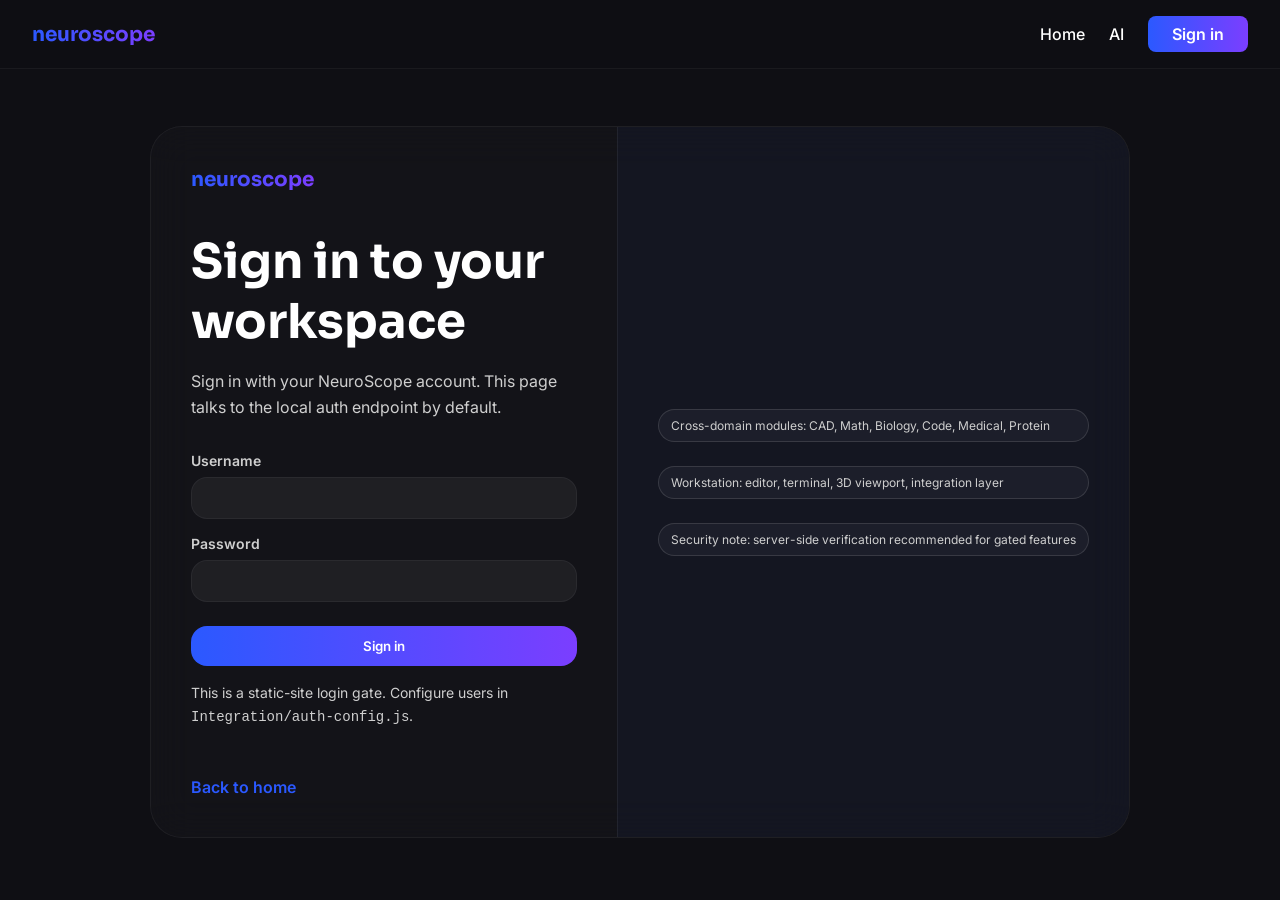
<file: Pages/Login.html>
<!DOCTYPE html>
<html lang="en">
<head>
  <meta charset="UTF-8">
  <meta name="viewport" content="width=device-width, initial-scale=1.0">
  <title>Sign in - NeuroScope</title>
  <meta name="theme-color" content="#0f0f14">

  <link rel="preconnect" href="https://fonts.googleapis.com">
  <link rel="preconnect" href="https://fonts.gstatic.com" crossorigin>
  <link href="https://fonts.googleapis.com/css2?family=Sora:wght@400;500;600;700&family=Inter:wght@400;500&display=swap" rel="stylesheet">
  <link rel="stylesheet" href="../DesignSystem/tokens.css">


  <style>
    * { margin: 0; padding: 0; box-sizing: border-box; font-family: var(--font-secondary); }
    h1, h2, h3 { font-family: var(--font-primary); }

    body {
      background: var(--color-bg-primary);
      color: var(--color-fg-primary);
      min-height: 100vh;
      display: flex;
      flex-direction: column;
    }

    .wrap {
      flex: 1;
      display: flex;
      align-items: center;
      justify-content: center;
      padding: 7rem var(--spacing-6) var(--spacing-12);
    }

    .card {
      width: min(980px, 100%);
      border-radius: var(--radius-xl);
      background: var(--backdrop-glass-light);
      border: 1px solid var(--color-border-default);
      backdrop-filter: var(--backdrop-blur-base);
      display: grid;
      grid-template-columns: 1fr;
      overflow: hidden;
    }

    @media (min-width: 960px) {
      .card { grid-template-columns: 1.2fr 0.8fr; }
    }

    .left {
      padding: var(--spacing-10);
    }

    .right {
      padding: var(--spacing-10);
      background: rgba(43, 89, 255, 0.04);
      border-left: 1px solid rgba(255, 255, 255, 0.06);
      display: flex;
      flex-direction: column;
      justify-content: center;
      gap: var(--spacing-6);
    }

    .brand {
      display: inline-block;
      font-family: var(--font-primary);
      font-size: 1.25rem;
      font-weight: var(--font-weight-bold);
      text-decoration: none;
      background: var(--gradient-primary);
      -webkit-background-clip: text;
      -webkit-text-fill-color: transparent;
    }

    .title {
      margin-top: var(--spacing-10);
      font-size: clamp(2rem, 4vw, 3rem);
      line-height: var(--line-height-tight);
    }

    .subtitle {
      margin-top: var(--spacing-4);
      color: var(--color-fg-secondary);
      line-height: var(--line-height-relaxed);
      max-width: 52ch;
    }

    .signin {
      display: flex;
      flex-direction: column;
      gap: var(--spacing-4);
      align-items: flex-start;
      margin-top: var(--spacing-8);
    }

    .hint {
      font-size: var(--font-size-sm);
      color: var(--color-fg-secondary);
      line-height: var(--line-height-relaxed);
    }

    .pill {
      padding: 0.5rem 0.75rem;
      border: 1px solid rgba(255, 255, 255, 0.12);
      border-radius: 9999px;
      background: rgba(255, 255, 255, 0.04);
      font-size: var(--font-size-xs);
      color: var(--color-fg-secondary);
      display: inline-flex;
      gap: 0.5rem;
      align-items: center;
      white-space: nowrap;
    }

    .back {
      display: inline-flex;
      margin-top: var(--spacing-8);
      color: var(--color-accent-primary-500);
      text-decoration: none;
      font-weight: var(--font-weight-semibold);
    }
  </style>
</head>
<body>
  <nav style="position: fixed; top: 0; left: 0; right: 0; z-index: var(--z-nav); background: var(--color-bg-overlay); backdrop-filter: var(--backdrop-blur-base); border-bottom: 1px solid var(--color-border-default);">
    <div style="max-width: 1400px; margin: 0 auto; padding: var(--spacing-4) var(--spacing-8); display: flex; justify-content: space-between; align-items: center;">
      <a class="brand" href="../index.html">neuroscope</a>
      <div style="display: flex; gap: var(--spacing-6); align-items: center;">
        <a href="../index.html" style="color: var(--color-fg-primary); text-decoration: none; font-weight: var(--font-weight-medium);">Home</a>
        <a href="AI.html" style="color: var(--color-fg-primary); text-decoration: none; font-weight: var(--font-weight-medium);">AI</a>
        <span id="ns-auth" style="display:flex; align-items:center; --ns-auth-cta-bg: var(--gradient-primary); --ns-auth-cta-padding: var(--spacing-2) var(--spacing-6); --ns-auth-cta-radius: var(--radius-sm); --ns-auth-cta-color: var(--color-fg-primary); --ns-auth-cta-font-weight: var(--font-weight-semibold);"></span>
      </div>
    </div>
  </nav>

  <div class="wrap">
    <div class="card">
      <div class="left">
        <a class="brand" href="../index.html">neuroscope</a>
        <h1 class="title">Sign in to your workspace</h1>
        <p class="subtitle">Sign in with your NeuroScope account. This page talks to the local auth endpoint by default.</p>

        <div class="signin" style="width: min(420px, 100%);">
          <form id="login-form" style="width: 100%; display: flex; flex-direction: column; gap: var(--spacing-4);">
            <div style="display:flex; flex-direction: column; gap: 0.5rem;">
              <label for="username" style="font-size: var(--font-size-sm); color: var(--color-fg-secondary); font-weight: var(--font-weight-semibold);">Username</label>
              <input id="username" name="username" autocomplete="username" required
                style="width: 100%; padding: var(--spacing-3) var(--spacing-4); border-radius: var(--radius-md); border: 1px solid var(--color-border-default); background: var(--backdrop-glass-medium); color: var(--color-fg-primary); outline: none;">
            </div>
            <div style="display:flex; flex-direction: column; gap: 0.5rem;">
              <label for="password" style="font-size: var(--font-size-sm); color: var(--color-fg-secondary); font-weight: var(--font-weight-semibold);">Password</label>
              <input id="password" name="password" type="password" autocomplete="current-password" required
                style="width: 100%; padding: var(--spacing-3) var(--spacing-4); border-radius: var(--radius-md); border: 1px solid var(--color-border-default); background: var(--backdrop-glass-medium); color: var(--color-fg-primary); outline: none;">
            </div>
            <button id="login-submit" type="submit"
              style="margin-top: var(--spacing-2); padding: var(--spacing-3) var(--spacing-6); border-radius: var(--radius-md); border: none; background: var(--gradient-primary); color: var(--color-fg-primary); font-weight: var(--font-weight-semibold); cursor: pointer;">
              Sign in
            </button>
            <div id="login-error" class="hint" style="display:none; color: rgba(255, 107, 107, 0.9);"></div>
        <div class="hint">This is a static-site login gate. Configure users in <span style="font-family: var(--font-mono);">Integration/auth-config.js</span>.</div>
          </form>
          <a class="back" href="../index.html">Back to home</a>
        </div>
      </div>

      <aside class="right">
        <div class="pill">Cross-domain modules: CAD, Math, Biology, Code, Medical, Protein</div>
        <div class="pill">Workstation: editor, terminal, 3D viewport, integration layer</div>
        <div class="pill">Security note: server-side verification recommended for gated features</div>
      </aside>
    </div>
  </div>

  <script src="../Integration/auth-config.js"></script>
  <script src="../Integration/auth.js"></script>
  <script>
    document.addEventListener('DOMContentLoaded', () => {
      if (!window.NeuroScopeAuth) return;

      // If already authenticated, go to profile.
      const existing = window.NeuroScopeAuth.getAuth();
      if (existing && existing.user && existing.token) {
        const url = new URL(window.location.href);
        const next = url.searchParams.get('next');
        window.location.href = next || 'Profile.html';
        return;
      }

      const form = document.getElementById('login-form');
      const err = document.getElementById('login-error');
      const btn = document.getElementById('login-submit');

      form.addEventListener('submit', async (e) => {
        e.preventDefault();
        err.style.display = 'none';
        btn.disabled = true;
        btn.style.opacity = '0.8';

        const username = document.getElementById('username').value.trim();
        const password = document.getElementById('password').value;

        try {
          await window.NeuroScopeAuth.login(username, password);
          const url = new URL(window.location.href);
          const next = url.searchParams.get('next');
          window.location.href = next || 'Profile.html';
        } catch (e2) {
          err.textContent = e2.message || 'Sign in failed';
          err.style.display = 'block';
          btn.disabled = false;
          btn.style.opacity = '1';
        }
      });
    });
  </script>
</body>
</html>
</file>
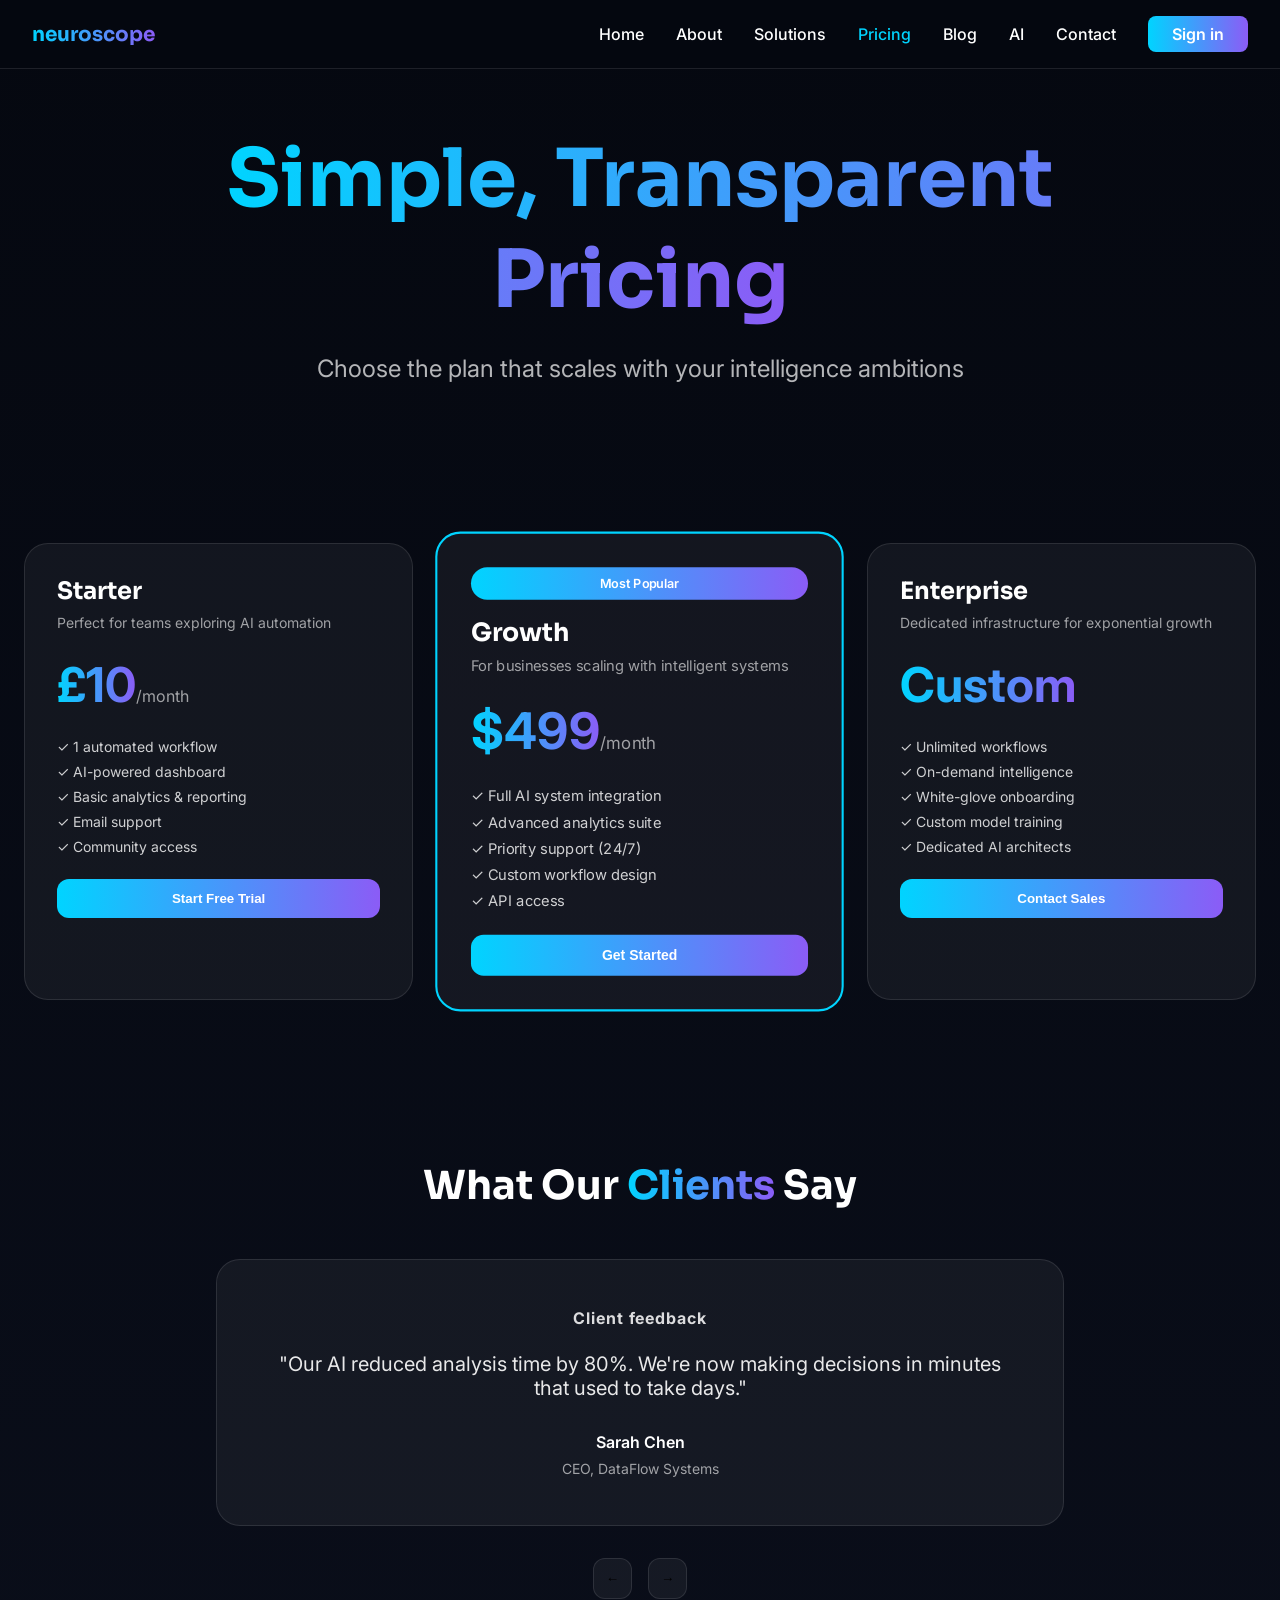
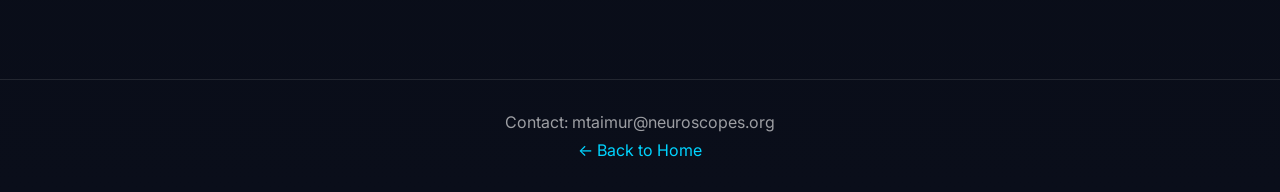
<file: Pages/Pricing.html>
<!DOCTYPE html>
<html lang="en">
<head>
  <meta charset="UTF-8">
  <meta name="viewport" content="width=device-width, initial-scale=1.0">
  <title>Pricing - NeuroScope.ai</title>
  <link href="https://fonts.googleapis.com/css2?family=Sora:wght@400;500;600;700&family=Inter:wght@400;500&display=swap" rel="stylesheet">
  <style>
    * { margin: 0; padding: 0; box-sizing: border-box; }
    body { font-family: 'Inter', sans-serif; background: linear-gradient(180deg, #050810, #0a0e1a); color: white; min-height: 100vh; }
    h1, h2, h3 { font-family: 'Sora', sans-serif; }
    .container { max-width: 1400px; margin: 0 auto; padding: 0 1.5rem; }
    .gradient-text { background: linear-gradient(90deg, #00d4ff, #8b5cf6); -webkit-background-clip: text; -webkit-text-fill-color: transparent; }
    section { padding: 5rem 0; }
    .grid-3 { display: grid; grid-template-columns: 1fr; gap: 2rem; }
    @media (min-width: 768px) { .grid-3 { grid-template-columns: repeat(3, 1fr); } }
    .price-card { background: rgba(255, 255, 255, 0.05); border: 1px solid rgba(255, 255, 255, 0.1); border-radius: 1.5rem; padding: 2rem; transition: all 0.3s; }
    .price-card:hover { border-color: rgba(0, 212, 255, 0.5); transform: translateY(-4px); }
    .price-card.popular { border: 2px solid #00d4ff; transform: scale(1.05); }
    .btn { display: block; width: 100%; padding: 0.75rem; background: linear-gradient(90deg, #00d4ff, #8b5cf6); border: none; border-radius: 0.75rem; color: white; font-weight: 600; cursor: pointer; transition: opacity 0.3s; }
    .btn:hover { opacity: 0.9; }
    .testimonial { background: rgba(255, 255, 255, 0.05); border: 1px solid rgba(255, 255, 255, 0.1); border-radius: 1.5rem; padding: 3rem; text-align: center; }
    .nav-btn { padding: 0.75rem; background: rgba(255, 255, 255, 0.05); border: 1px solid rgba(255, 255, 255, 0.1); border-radius: 0.75rem; cursor: pointer; transition: all 0.3s; }
    .nav-btn:hover { background: rgba(255, 255, 255, 0.1); }
  </style>
</head>
<body>
  <nav style="position: fixed; top: 0; left: 0; right: 0; z-index: 100; background: rgba(5, 8, 16, 0.9); backdrop-filter: blur(20px); border-bottom: 1px solid rgba(255, 255, 255, 0.1);">
    <div style="max-width: 1400px; margin: 0 auto; padding: 1rem 2rem; display: flex; justify-content: space-between; align-items: center;">
      <a href="../index.html" style="font-family: 'Sora', sans-serif; font-size: 1.25rem; font-weight: 700; color: white; text-decoration: none; background: linear-gradient(90deg, #00d4ff, #8b5cf6); -webkit-background-clip: text; -webkit-text-fill-color: transparent;">neuroscope</a>
      <div style="display: flex; gap: 2rem; align-items: center;">
        <a href="../index.html" style="color: white; text-decoration: none; font-weight: 500;">Home</a>
        <a href="About.html" style="color: white; text-decoration: none; font-weight: 500;">About</a>
        <a href="Solutions.html" style="color: white; text-decoration: none; font-weight: 500;">Solutions</a>
        <a href="Pricing.html" style="color: #00d4ff; text-decoration: none; font-weight: 500;">Pricing</a>
        <a href="Blog.html" style="color: white; text-decoration: none; font-weight: 500;">Blog</a>
        <a href="AI.html" style="color: white; text-decoration: none; font-weight: 500;">AI</a>
        <a href="Contact.html" style="color: white; text-decoration: none; font-weight: 500;">Contact</a>
        <span id="ns-auth" style="display:flex; align-items:center; --ns-auth-cta-bg: linear-gradient(90deg, #00d4ff, #8b5cf6); --ns-auth-cta-padding: 0.5rem 1.5rem; --ns-auth-cta-radius: 0.5rem; --ns-auth-cta-color: white; --ns-auth-cta-font-weight: 600;"></span>
      </div>
    </div>
  </nav>
  <section style="padding-top: 8rem;">
    <div class="container" style="max-width: 56rem; text-align: center;">
      <h1 style="font-size: clamp(3rem, 8vw, 5rem); font-weight: 700; margin-bottom: 1.5rem;">
        <span class="gradient-text">Simple, Transparent Pricing</span>
      </h1>
      <p style="font-size: 1.5rem; color: rgba(255, 255, 255, 0.7);">Choose the plan that scales with your intelligence ambitions</p>
    </div>
  </section>

  <section>
    <div class="container">
      <div class="grid-3">
        <div class="price-card">
          <h3 style="font-size: 1.5rem; font-weight: 700; margin-bottom: 0.5rem;">Starter</h3>
          <p style="color: rgba(255, 255, 255, 0.6); font-size: 0.875rem; margin-bottom: 1.5rem;">Perfect for teams exploring AI automation</p>
          <div style="margin-bottom: 1.5rem;"><span class="gradient-text" style="font-size: 3rem; font-weight: 700;">£10</span><span style="color: rgba(255, 255, 255, 0.6);">/month</span></div>
          <ul style="list-style: none; padding: 0; margin-bottom: 1.5rem; color: rgba(255, 255, 255, 0.8); font-size: 0.875rem;">
            <li style="margin-bottom: 0.5rem;">✓ 1 automated workflow</li>
            <li style="margin-bottom: 0.5rem;">✓ AI-powered dashboard</li>
            <li style="margin-bottom: 0.5rem;">✓ Basic analytics & reporting</li>
            <li style="margin-bottom: 0.5rem;">✓ Email support</li>
            <li style="margin-bottom: 0.5rem;">✓ Community access</li>
          </ul>
          <button class="btn" onclick="location.href='../index.html#contact'">Start Free Trial</button>
        </div>

        <div class="price-card popular">
          <div style="background: linear-gradient(90deg, #00d4ff, #8b5cf6); color: white; padding: 0.5rem 1rem; border-radius: 9999px; font-size: 0.75rem; font-weight: 600; text-align: center; margin-bottom: 1rem;">Most Popular</div>
          <h3 style="font-size: 1.5rem; font-weight: 700; margin-bottom: 0.5rem;">Growth</h3>
          <p style="color: rgba(255, 255, 255, 0.6); font-size: 0.875rem; margin-bottom: 1.5rem;">For businesses scaling with intelligent systems</p>
          <div style="margin-bottom: 1.5rem;"><span class="gradient-text" style="font-size: 3rem; font-weight: 700;">$499</span><span style="color: rgba(255, 255, 255, 0.6);">/month</span></div>
          <ul style="list-style: none; padding: 0; margin-bottom: 1.5rem; color: rgba(255, 255, 255, 0.8); font-size: 0.875rem;">
            <li style="margin-bottom: 0.5rem;">✓ Full AI system integration</li>
            <li style="margin-bottom: 0.5rem;">✓ Advanced analytics suite</li>
            <li style="margin-bottom: 0.5rem;">✓ Priority support (24/7)</li>
            <li style="margin-bottom: 0.5rem;">✓ Custom workflow design</li>
            <li style="margin-bottom: 0.5rem;">✓ API access</li>
          </ul>
          <button class="btn" onclick="location.href='../index.html#contact'">Get Started</button>
        </div>

        <div class="price-card">
          <h3 style="font-size: 1.5rem; font-weight: 700; margin-bottom: 0.5rem;">Enterprise</h3>
          <p style="color: rgba(255, 255, 255, 0.6); font-size: 0.875rem; margin-bottom: 1.5rem;">Dedicated infrastructure for exponential growth</p>
          <div style="margin-bottom: 1.5rem;"><span class="gradient-text" style="font-size: 3rem; font-weight: 700;">Custom</span></div>
          <ul style="list-style: none; padding: 0; margin-bottom: 1.5rem; color: rgba(255, 255, 255, 0.8); font-size: 0.875rem;">
            <li style="margin-bottom: 0.5rem;">✓ Unlimited workflows</li>
            <li style="margin-bottom: 0.5rem;">✓ On-demand intelligence</li>
            <li style="margin-bottom: 0.5rem;">✓ White-glove onboarding</li>
            <li style="margin-bottom: 0.5rem;">✓ Custom model training</li>
            <li style="margin-bottom: 0.5rem;">✓ Dedicated AI architects</li>
          </ul>
          <button class="btn" onclick="location.href='../index.html#contact'">Contact Sales</button>
        </div>
      </div>
    </div>
  </section>

  <section>
    <div class="container" style="max-width: 56rem;">
      <h2 style="font-size: 2.5rem; font-weight: 700; text-align: center; margin-bottom: 3rem;">What Our <span class="gradient-text">Clients</span> Say</h2>
      <div class="testimonial" id="testimonial">
        <div style="margin-bottom: 1.5rem; font-weight: 700; letter-spacing: 0.06em; color: rgba(255, 255, 255, 0.85);">Client feedback</div>
        <p id="quote" style="font-size: 1.25rem; margin-bottom: 2rem; color: rgba(255, 255, 255, 0.9);"></p>
        <div id="author" style="font-weight: 600; margin-bottom: 0.5rem;"></div>
        <div id="role" style="color: rgba(255, 255, 255, 0.6); font-size: 0.875rem;"></div>
      </div>
      <div style="display: flex; justify-content: center; gap: 1rem; margin-top: 2rem;">
        <button class="nav-btn" onclick="prevTestimonial()">←</button>
        <button class="nav-btn" onclick="nextTestimonial()">→</button>
      </div>
    </div>
  </section>

  <div style="text-align: center; padding: 2rem; border-top: 1px solid rgba(255, 255, 255, 0.1);">
    <p style="color: rgba(255, 255, 255, 0.6); margin-bottom: 0.5rem;">Contact: mtaimur@neuroscopes.org</p>
    <a href="../index.html" style="color: #00d4ff; text-decoration: none;">← Back to Home</a>
  </div>

  <script src="../Integration/auth-config.js"></script>
  <script src="../Integration/auth.js"></script>
  <script>
    const testimonials = [
      { quote: "Our AI reduced analysis time by 80%. We're now making decisions in minutes that used to take days.", author: "Sarah Chen", role: "CEO, DataFlow Systems" },
      { quote: "NeuroScopes didn't just automate our workflows — it transformed how we think about growth.", author: "Michael Rodriguez", role: "CTO, Quantum Insights" },
      { quote: "The self-learning capabilities are incredible. Our AI system gets smarter every single day.", author: "Emily Thompson", role: "VP Operations, TechVenture" }
    ];
    let currentIndex = 0;

    function updateTestimonial() {
      document.getElementById('quote').textContent = '"' + testimonials[currentIndex].quote + '"';
      document.getElementById('author').textContent = testimonials[currentIndex].author;
      document.getElementById('role').textContent = testimonials[currentIndex].role;
    }

    function nextTestimonial() {
      currentIndex = (currentIndex + 1) % testimonials.length;
      updateTestimonial();
    }

    function prevTestimonial() {
      currentIndex = (currentIndex - 1 + testimonials.length) % testimonials.length;
      updateTestimonial();
    }

    updateTestimonial();
  </script>
</body>
</html>
</file>
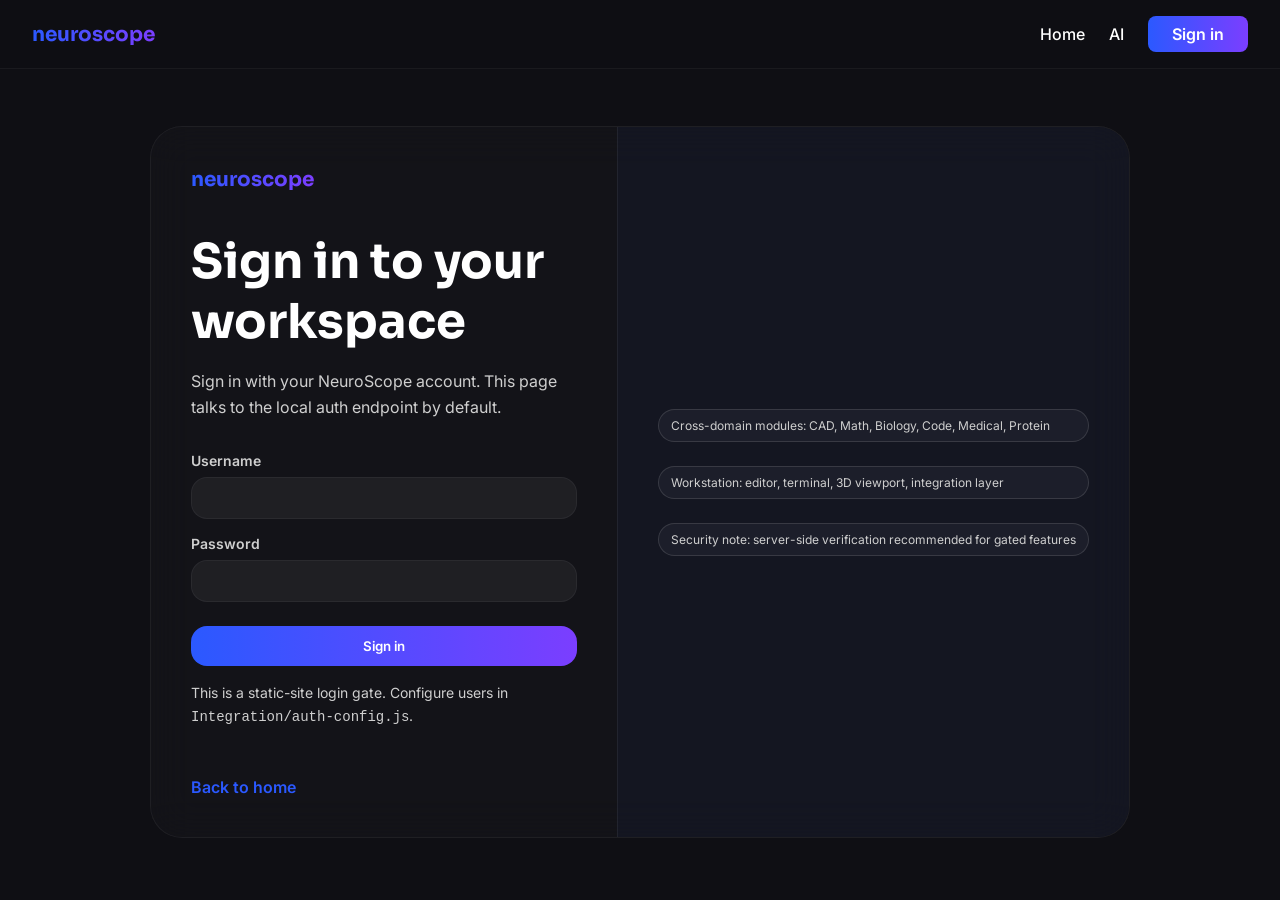
<file: Pages/Profile.html>
<!DOCTYPE html>
<html lang="en">
<head>
  <meta charset="UTF-8">
  <meta name="viewport" content="width=device-width, initial-scale=1.0">
  <title>Profile - NeuroScope</title>
  <meta name="theme-color" content="#0f0f14">

  <link rel="preconnect" href="https://fonts.googleapis.com">
  <link rel="preconnect" href="https://fonts.gstatic.com" crossorigin>
  <link href="https://fonts.googleapis.com/css2?family=Sora:wght@400;500;600;700&family=Inter:wght@400;500&display=swap" rel="stylesheet">
  <link rel="stylesheet" href="../DesignSystem/tokens.css">


  <style>
    * { margin: 0; padding: 0; box-sizing: border-box; font-family: var(--font-secondary); }
    h1, h2, h3 { font-family: var(--font-primary); }

    body {
      background: var(--color-bg-primary);
      color: var(--color-fg-primary);
      min-height: 100vh;
    }

    .container {
      max-width: 1200px;
      margin: 0 auto;
      padding: 120px var(--spacing-8) var(--spacing-16);
    }

    .panel {
      border-radius: var(--radius-xl);
      background: var(--backdrop-glass-light);
      border: 1px solid var(--color-border-default);
      backdrop-filter: var(--backdrop-blur-base);
      overflow: hidden;
    }

    .panel-head {
      padding: var(--spacing-8);
      border-bottom: 1px solid var(--color-border-default);
      display: flex;
      gap: var(--spacing-6);
      align-items: center;
      justify-content: space-between;
      flex-wrap: wrap;
    }

    .profile {
      display: flex;
      gap: var(--spacing-5);
      align-items: center;
      min-width: 260px;
    }

    .avatar {
      width: 64px;
      height: 64px;
      border-radius: 50%;
      border: 1px solid rgba(255,255,255,0.12);
      object-fit: cover;
      background: rgba(255,255,255,0.04);
    }

    .meta {
      display: flex;
      flex-direction: column;
      gap: 0.25rem;
    }

    .meta .name { font-size: var(--font-size-xl); font-weight: var(--font-weight-bold); }
    .meta .email { color: var(--color-fg-secondary); font-size: var(--font-size-sm); }

    .actions {
      display: flex;
      gap: var(--spacing-3);
      align-items: center;
    }

    .btn {
      padding: var(--spacing-3) var(--spacing-6);
      border-radius: var(--radius-md);
      border: 1px solid var(--color-border-default);
      background: var(--backdrop-glass-medium);
      color: var(--color-fg-primary);
      font-weight: var(--font-weight-semibold);
      cursor: pointer;
      transition: all var(--duration-base);
    }

    .btn:hover {
      border-color: var(--color-border-active);
      box-shadow: var(--shadow-glow-primary);
      transform: translateY(-1px);
    }

    .btn.primary {
      background: var(--gradient-primary);
      border: none;
    }

    .panel-body {
      padding: var(--spacing-8);
      display: grid;
      grid-template-columns: 1fr;
      gap: var(--spacing-6);
    }

    @media (min-width: 900px) {
      .panel-body { grid-template-columns: 1fr 1fr; }
    }

    .card {
      border-radius: var(--radius-lg);
      border: 1px solid rgba(255,255,255,0.08);
      background: rgba(255,255,255,0.03);
      padding: var(--spacing-6);
    }

    .card h3 {
      font-size: var(--font-size-lg);
      margin-bottom: var(--spacing-3);
    }

    .card p {
      color: var(--color-fg-secondary);
      line-height: var(--line-height-relaxed);
      font-size: var(--font-size-sm);
    }

    code {
      font-family: var(--font-mono);
      font-size: var(--font-size-xs);
      color: var(--color-fg-secondary);
      word-break: break-word;
    }
  </style>
</head>
<body>
  <nav style="position: fixed; top: 0; left: 0; right: 0; z-index: var(--z-nav); background: var(--color-bg-overlay); backdrop-filter: var(--backdrop-blur-base); border-bottom: 1px solid var(--color-border-default);">
    <div style="max-width: 1400px; margin: 0 auto; padding: var(--spacing-4) var(--spacing-8); display: flex; justify-content: space-between; align-items: center;">
      <a href="../index.html" style="font-family: var(--font-primary); font-size: 1.25rem; font-weight: var(--font-weight-bold); color: var(--color-fg-primary); text-decoration: none; background: var(--gradient-primary); -webkit-background-clip: text; -webkit-text-fill-color: transparent;">neuroscope</a>
      <div style="display: flex; gap: var(--spacing-6); align-items: center;">
        <a href="../index.html" style="color: var(--color-fg-primary); text-decoration: none; font-weight: var(--font-weight-medium);">Home</a>
        <a href="AI.html" style="color: var(--color-fg-primary); text-decoration: none; font-weight: var(--font-weight-medium);">AI</a>
        <span id="ns-auth" style="display:flex; align-items:center; --ns-auth-cta-bg: var(--gradient-primary); --ns-auth-cta-padding: var(--spacing-2) var(--spacing-6); --ns-auth-cta-radius: var(--radius-sm); --ns-auth-cta-color: var(--color-fg-primary); --ns-auth-cta-font-weight: var(--font-weight-semibold);"></span>
      </div>
    </div>
  </nav>

  <main class="container">
    <div class="panel">
      <div class="panel-head">
        <div class="profile">
          <div class="avatar" style="display:flex; align-items:center; justify-content:center; font-weight: var(--font-weight-bold);">NS</div>
          <div class="meta">
            <div class="name" id="ns-name">Profile</div>
            <div class="email" id="ns-email"></div>
          </div>
        </div>
        <div class="actions">
          <a class="btn" href="AI.html" style="text-decoration:none; display:inline-flex; align-items:center;">Open AI Workstation</a>
          <button class="btn primary" id="ns-signout" type="button">Sign out</button>
        </div>
      </div>
      <div class="panel-body">
        <div class="card">
          <h3>Session</h3>
          <p>This profile is stored locally in your browser to support static hosting. For gated features and real authorization, validate the token server-side and issue a session cookie.</p>
        </div>
        <div class="card">
          <h3>Session token</h3>
          <p><code id="ns-token"></code></p>
        </div>
      </div>
    </div>
  </main>

  <script src="../Integration/auth-config.js"></script>
  <script src="../Integration/auth.js"></script>
  <script>
    document.addEventListener('DOMContentLoaded', () => {
      if (!window.NeuroScopeAuth) return;

      const auth = window.NeuroScopeAuth.requireAuthOrRedirect();
      if (!auth) return;

      const user = auth.user || {};
      document.getElementById('ns-name').textContent = user.username || 'Account';
      document.getElementById('ns-email').textContent = user.role ? `Role: ${user.role}` : '';
      document.getElementById('ns-token').textContent = JSON.stringify(auth, null, 2);

      document.getElementById('ns-signout').addEventListener('click', () => {
        try {
          window.NeuroScopeAuth.clearAuth();
        } catch {}
        window.location.href = '../index.html';
      });
    });
  </script>
</body>
</html>
</file>
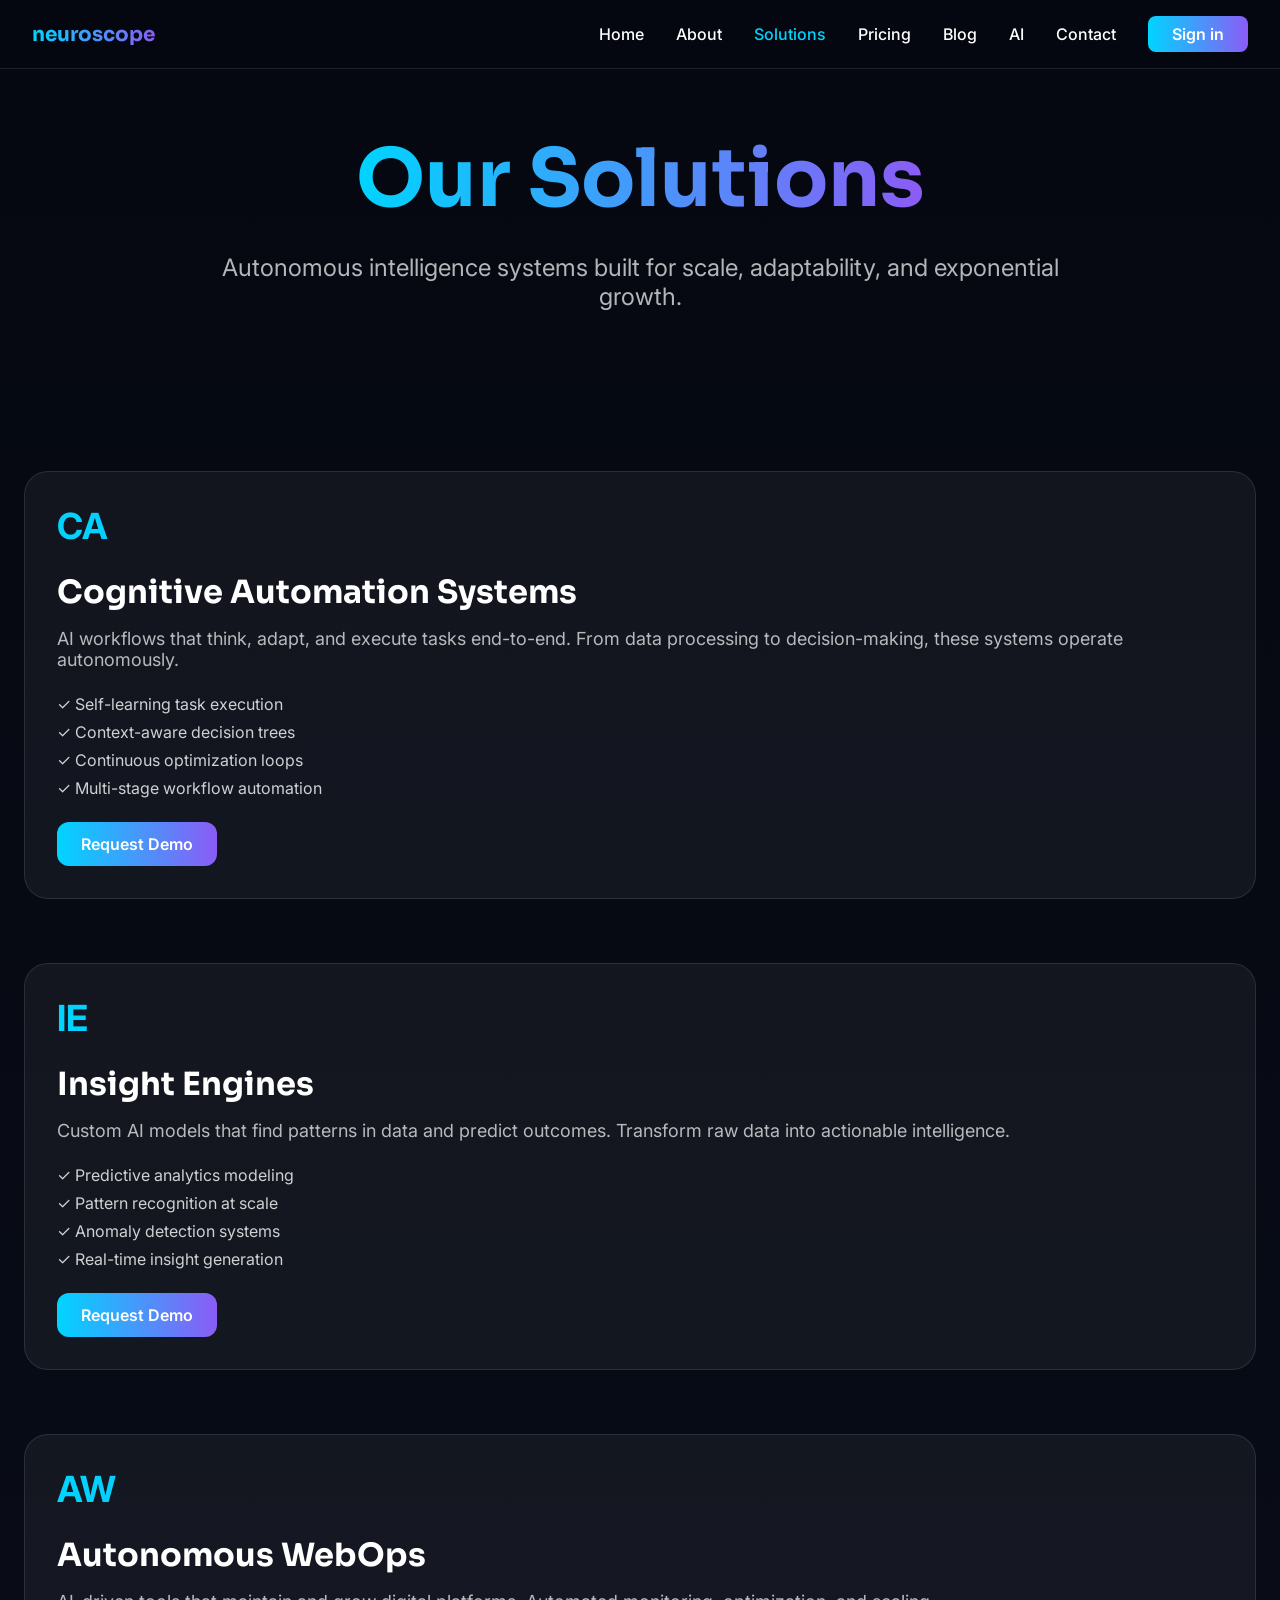
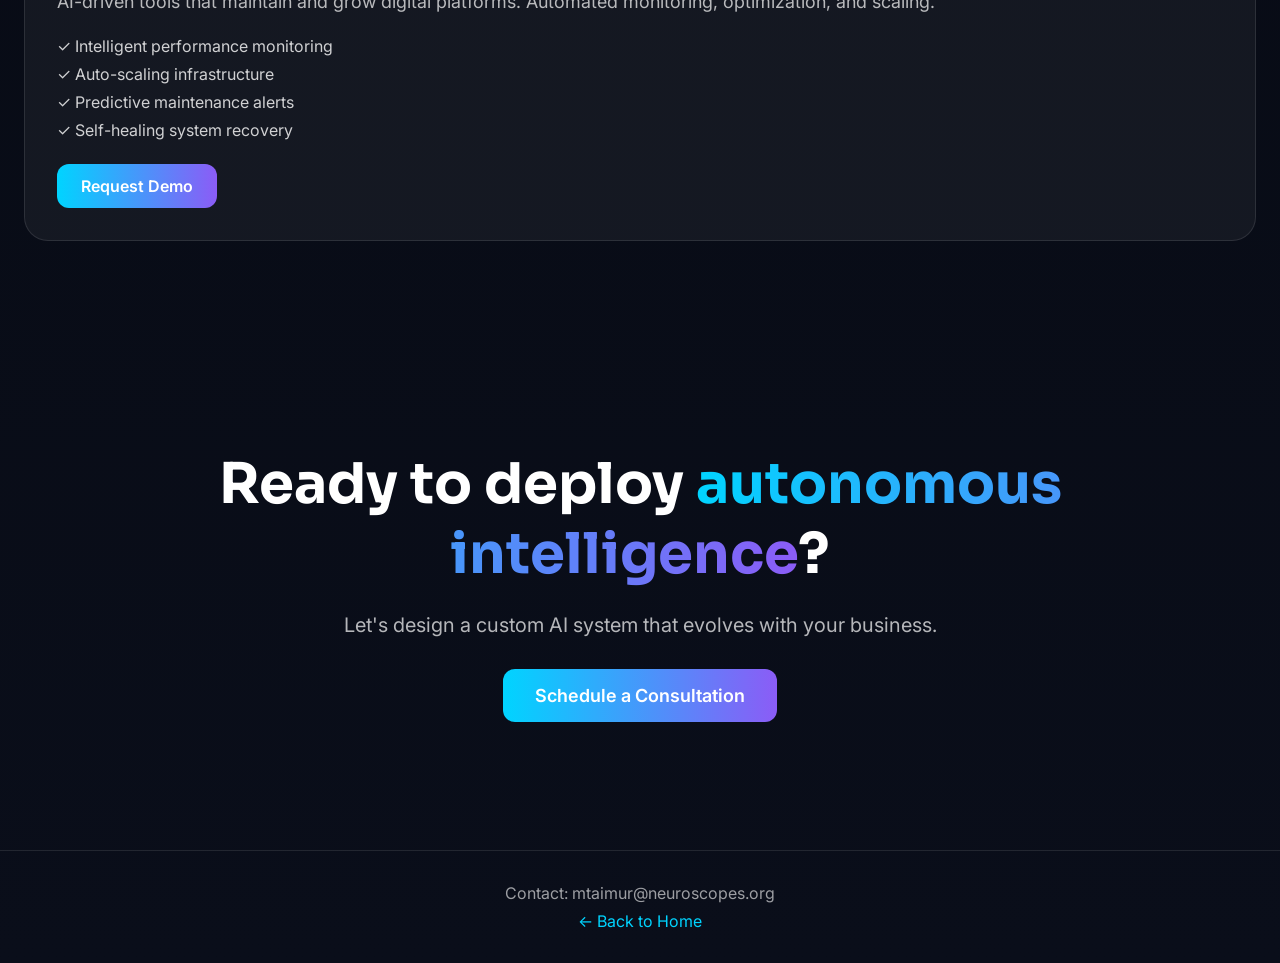
<file: Pages/Solutions.html>
<!DOCTYPE html>
<html lang="en">
<head>
  <meta charset="UTF-8">
  <meta name="viewport" content="width=device-width, initial-scale=1.0">
  <title>Solutions - NeuroScope.ai</title>
  <link href="https://fonts.googleapis.com/css2?family=Sora:wght@400;500;600;700&family=Inter:wght@400;500&display=swap" rel="stylesheet">
  <style>
    * { margin: 0; padding: 0; box-sizing: border-box; }
    body { font-family: 'Inter', sans-serif; background: linear-gradient(180deg, #050810, #0a0e1a); color: white; min-height: 100vh; }
    h1, h2, h3 { font-family: 'Sora', sans-serif; }
    .container { max-width: 1400px; margin: 0 auto; padding: 0 1.5rem; }
    .gradient-text { background: linear-gradient(90deg, #00d4ff, #8b5cf6); -webkit-background-clip: text; -webkit-text-fill-color: transparent; }
    section { padding: 5rem 0; }
    .solution-card { background: rgba(255, 255, 255, 0.05); border: 1px solid rgba(255, 255, 255, 0.1); border-radius: 1.5rem; padding: 2rem; transition: all 0.3s; }
    .solution-card:hover { border-color: rgba(0, 212, 255, 0.5); transform: translateY(-4px); }
    .btn { display: inline-block; padding: 0.75rem 1.5rem; background: linear-gradient(90deg, #00d4ff, #8b5cf6); border-radius: 0.75rem; color: white; text-decoration: none; font-weight: 600; transition: opacity 0.3s; }
    .btn:hover { opacity: 0.9; }
  </style>
</head>
<body>
  <nav style="position: fixed; top: 0; left: 0; right: 0; z-index: 100; background: rgba(5, 8, 16, 0.9); backdrop-filter: blur(20px); border-bottom: 1px solid rgba(255, 255, 255, 0.1);">
    <div style="max-width: 1400px; margin: 0 auto; padding: 1rem 2rem; display: flex; justify-content: space-between; align-items: center;">
      <a href="../index.html" style="font-family: 'Sora', sans-serif; font-size: 1.25rem; font-weight: 700; color: white; text-decoration: none; background: linear-gradient(90deg, #00d4ff, #8b5cf6); -webkit-background-clip: text; -webkit-text-fill-color: transparent;">neuroscope</a>
      <div style="display: flex; gap: 2rem; align-items: center;">
        <a href="../index.html" style="color: white; text-decoration: none; font-weight: 500;">Home</a>
        <a href="About.html" style="color: white; text-decoration: none; font-weight: 500;">About</a>
        <a href="Solutions.html" style="color: #00d4ff; text-decoration: none; font-weight: 500;">Solutions</a>
        <a href="Pricing.html" style="color: white; text-decoration: none; font-weight: 500;">Pricing</a>
        <a href="Blog.html" style="color: white; text-decoration: none; font-weight: 500;">Blog</a>
        <a href="AI.html" style="color: white; text-decoration: none; font-weight: 500;">AI</a>
        <a href="Contact.html" style="color: white; text-decoration: none; font-weight: 500;">Contact</a>
        <span id="ns-auth" style="display:flex; align-items:center; --ns-auth-cta-bg: linear-gradient(90deg, #00d4ff, #8b5cf6); --ns-auth-cta-padding: 0.5rem 1.5rem; --ns-auth-cta-radius: 0.5rem; --ns-auth-cta-color: white; --ns-auth-cta-font-weight: 600;"></span>
      </div>
    </div>
  </nav>
  <section style="padding-top: 8rem;">
    <div class="container" style="max-width: 56rem; text-align: center;">
      <h1 style="font-size: clamp(3rem, 8vw, 5rem); font-weight: 700; margin-bottom: 1.5rem;">
        <span class="gradient-text">Our Solutions</span>
      </h1>
      <p style="font-size: 1.5rem; color: rgba(255, 255, 255, 0.7);">
        Autonomous intelligence systems built for scale, adaptability, and exponential growth.
      </p>
    </div>
  </section>

  <section>
    <div class="container">
      <div style="margin-bottom: 4rem;">
        <div class="solution-card">
          <div class="gradient-text" style="font-size: 2.25rem; font-weight: 700; margin-bottom: 1.5rem;">CA</div>
          <h2 style="font-size: 2rem; font-weight: 700; margin-bottom: 1rem;">Cognitive Automation Systems</h2>
          <p style="color: rgba(255, 255, 255, 0.7); margin-bottom: 1.5rem; font-size: 1.125rem;">
            AI workflows that think, adapt, and execute tasks end-to-end. From data processing to decision-making, these systems operate autonomously.
          </p>
          <ul style="list-style: none; padding: 0; margin-bottom: 1.5rem; color: rgba(255, 255, 255, 0.8);">
            <li style="margin-bottom: 0.5rem;">✓ Self-learning task execution</li>
            <li style="margin-bottom: 0.5rem;">✓ Context-aware decision trees</li>
            <li style="margin-bottom: 0.5rem;">✓ Continuous optimization loops</li>
            <li style="margin-bottom: 0.5rem;">✓ Multi-stage workflow automation</li>
          </ul>
          <a href="#contact" class="btn">Request Demo</a>
        </div>
      </div>

      <div style="margin-bottom: 4rem;">
        <div class="solution-card">
          <div class="gradient-text" style="font-size: 2.25rem; font-weight: 700; margin-bottom: 1.5rem;">IE</div>
          <h2 style="font-size: 2rem; font-weight: 700; margin-bottom: 1rem;">Insight Engines</h2>
          <p style="color: rgba(255, 255, 255, 0.7); margin-bottom: 1.5rem; font-size: 1.125rem;">
            Custom AI models that find patterns in data and predict outcomes. Transform raw data into actionable intelligence.
          </p>
          <ul style="list-style: none; padding: 0; margin-bottom: 1.5rem; color: rgba(255, 255, 255, 0.8);">
            <li style="margin-bottom: 0.5rem;">✓ Predictive analytics modeling</li>
            <li style="margin-bottom: 0.5rem;">✓ Pattern recognition at scale</li>
            <li style="margin-bottom: 0.5rem;">✓ Anomaly detection systems</li>
            <li style="margin-bottom: 0.5rem;">✓ Real-time insight generation</li>
          </ul>
          <a href="#contact" class="btn">Request Demo</a>
        </div>
      </div>

      <div>
        <div class="solution-card">
          <div class="gradient-text" style="font-size: 2.25rem; font-weight: 700; margin-bottom: 1.5rem;">AW</div>
          <h2 style="font-size: 2rem; font-weight: 700; margin-bottom: 1rem;">Autonomous WebOps</h2>
          <p style="color: rgba(255, 255, 255, 0.7); margin-bottom: 1.5rem; font-size: 1.125rem;">
            AI-driven tools that maintain and grow digital platforms. Automated monitoring, optimization, and scaling.
          </p>
          <ul style="list-style: none; padding: 0; margin-bottom: 1.5rem; color: rgba(255, 255, 255, 0.8);">
            <li style="margin-bottom: 0.5rem;">✓ Intelligent performance monitoring</li>
            <li style="margin-bottom: 0.5rem;">✓ Auto-scaling infrastructure</li>
            <li style="margin-bottom: 0.5rem;">✓ Predictive maintenance alerts</li>
            <li style="margin-bottom: 0.5rem;">✓ Self-healing system recovery</li>
          </ul>
          <a href="#contact" class="btn">Request Demo</a>
        </div>
      </div>
    </div>
  </section>

  <section id="contact" style="padding: 8rem 0;">
    <div class="container" style="max-width: 56rem; text-align: center;">
      <h2 style="font-size: clamp(2.5rem, 5vw, 3.5rem); font-weight: 700; margin-bottom: 1.5rem;">
        Ready to deploy <span class="gradient-text">autonomous intelligence</span>?
      </h2>
      <p style="font-size: 1.25rem; color: rgba(255, 255, 255, 0.7); margin-bottom: 2rem;">
        Let's design a custom AI system that evolves with your business.
      </p>
      <a href="../index.html#contact" class="btn" style="padding: 1rem 2rem; font-size: 1.125rem;">Schedule a Consultation</a>
    </div>
  </section>

  <div style="text-align: center; padding: 2rem; border-top: 1px solid rgba(255, 255, 255, 0.1);">
    <p style="color: rgba(255, 255, 255, 0.6); margin-bottom: 0.5rem;">Contact: mtaimur@neuroscopes.org</p>
    <a href="../index.html" style="color: #00d4ff; text-decoration: none;">← Back to Home</a>
  </div>
  <script src="../Integration/auth-config.js"></script>
  <script src="../Integration/auth.js"></script>
</body>
</html>
</file>
<file: DesignSystem/tokens.css>
/**
 * NeuroScope Design Tokens - CSS Implementation
 * 
 * This file provides CSS variables for all design tokens.
 * Import this file in your main stylesheet to use the tokens.
 */

:root {
  /* ============================================
     COLORS - Base
     ============================================ */
  
  /* Background Colors */
  --color-bg-primary: #0f0f14;
  --color-bg-secondary: #1a1a24;
  --color-bg-tertiary: #252530;
  --color-bg-elevated: rgba(255, 255, 255, 0.02);
  --color-bg-overlay: rgba(15, 15, 20, 0.95);
  
  /* Foreground Colors */
  --color-fg-primary: #ffffff;
  --color-fg-secondary: #cfcfcf;
  --color-fg-tertiary: #8a8a9a;
  --color-fg-disabled: rgba(255, 255, 255, 0.3);
  
  /* Border Colors */
  --color-border-default: rgba(255, 255, 255, 0.05);
  --color-border-hover: rgba(255, 255, 255, 0.1);
  --color-border-active: rgba(43, 89, 255, 0.3);
  --color-border-focus: rgba(43, 89, 255, 0.5);
  
  /* ============================================
     COLORS - Accent
     ============================================ */
  
  /* Primary Accent (Blue) */
  --color-accent-primary-50: #e8edff;
  --color-accent-primary-100: #c5d1ff;
  --color-accent-primary-200: #9db0ff;
  --color-accent-primary-300: #758eff;
  --color-accent-primary-400: #5775ff;
  --color-accent-primary-500: #2b59ff;
  --color-accent-primary-600: #1f47e6;
  --color-accent-primary-700: #1635cc;
  --color-accent-primary-800: #0e25b3;
  --color-accent-primary-900: #071899;
  
  /* Secondary Accent (Purple) */
  --color-accent-secondary-50: #f3e8ff;
  --color-accent-secondary-100: #e1c5ff;
  --color-accent-secondary-200: #ce9eff;
  --color-accent-secondary-300: #bb77ff;
  --color-accent-secondary-400: #ad5aff;
  --color-accent-secondary-500: #7b3eff;
  --color-accent-secondary-600: #6b2fe6;
  --color-accent-secondary-700: #5a20cc;
  --color-accent-secondary-800: #4a13b3;
  --color-accent-secondary-900: #3a0899;
  
  /* Gradients */
  --gradient-primary: linear-gradient(90deg, #2b59ff, #7b3eff);
  --gradient-secondary: linear-gradient(135deg, #2b59ff, #7b3eff);
  --gradient-tertiary: linear-gradient(180deg, #2b59ff, #7b3eff, #2b59ff);
  
  /* ============================================
     COLORS - Semantic
     ============================================ */
  
  /* Success */
  --color-success-50: #e8f5e9;
  --color-success-500: #4caf50;
  --color-success-600: #43a047;
  
  /* Warning */
  --color-warning-50: #fff3e0;
  --color-warning-500: #ff9800;
  --color-warning-600: #fb8c00;
  
  /* Error */
  --color-error-50: #ffebee;
  --color-error-500: #f44336;
  --color-error-600: #e53935;
  
  /* Info */
  --color-info-50: #e3f2fd;
  --color-info-500: #2196f3;
  --color-info-600: #1e88e5;
  
  /* ============================================
     TYPOGRAPHY
     ============================================ */
  
  /* Font Families */
  --font-primary: 'Sora', -apple-system, BlinkMacSystemFont, sans-serif;
  --font-secondary: 'Inter', -apple-system, BlinkMacSystemFont, sans-serif;
  --font-mono: 'JetBrains Mono', 'Fira Code', 'Courier New', monospace;
  
  /* Font Sizes */
  --font-size-xs: 0.75rem;
  --font-size-sm: 0.875rem;
  --font-size-base: 1rem;
  --font-size-lg: 1.125rem;
  --font-size-xl: 1.25rem;
  --font-size-2xl: 1.5rem;
  --font-size-3xl: 1.875rem;
  --font-size-4xl: 2.25rem;
  --font-size-5xl: 3rem;
  --font-size-6xl: 3.75rem;
  --font-size-7xl: 4.5rem;
  --font-size-8xl: 6rem;
  --font-size-9xl: 8rem;
  
  /* Font Weights */
  --font-weight-light: 300;
  --font-weight-normal: 400;
  --font-weight-medium: 500;
  --font-weight-semibold: 600;
  --font-weight-bold: 700;
  --font-weight-extrabold: 800;
  
  /* Line Heights */
  --line-height-tight: 1.25;
  --line-height-snug: 1.375;
  --line-height-normal: 1.5;
  --line-height-relaxed: 1.625;
  --line-height-loose: 2;
  
  /* Letter Spacing */
  --letter-spacing-tighter: -0.05em;
  --letter-spacing-tight: -0.025em;
  --letter-spacing-normal: 0em;
  --letter-spacing-wide: 0.025em;
  --letter-spacing-wider: 0.05em;
  --letter-spacing-widest: 0.15em;
  
  /* ============================================
     SPACING
     ============================================ */
  
  --spacing-0: 0;
  --spacing-1: 0.25rem;
  --spacing-2: 0.5rem;
  --spacing-3: 0.75rem;
  --spacing-4: 1rem;
  --spacing-5: 1.25rem;
  --spacing-6: 1.5rem;
  --spacing-8: 2rem;
  --spacing-10: 2.5rem;
  --spacing-12: 3rem;
  --spacing-16: 4rem;
  --spacing-20: 5rem;
  --spacing-24: 6rem;
  --spacing-32: 8rem;
  --spacing-40: 10rem;
  --spacing-48: 12rem;
  --spacing-64: 16rem;
  
  /* ============================================
     BORDER RADIUS
     ============================================ */
  
  --radius-none: 0;
  --radius-sm: 0.5rem;
  --radius-base: 0.75rem;
  --radius-md: 1rem;
  --radius-lg: 1.5rem;
  --radius-xl: 2rem;
  --radius-2xl: 2.5rem;
  --radius-3xl: 3rem;
  --radius-full: 9999px;
  
  /* ============================================
     SHADOWS
     ============================================ */
  
  --shadow-sm: 0 1px 2px rgba(0, 0, 0, 0.05);
  --shadow-base: 0 1px 3px rgba(0, 0, 0, 0.1), 0 1px 2px rgba(0, 0, 0, 0.06);
  --shadow-md: 0 4px 6px -1px rgba(0, 0, 0, 0.1), 0 2px 4px -1px rgba(0, 0, 0, 0.06);
  --shadow-lg: 0 10px 15px -3px rgba(0, 0, 0, 0.1), 0 4px 6px -2px rgba(0, 0, 0, 0.05);
  --shadow-xl: 0 20px 25px -5px rgba(0, 0, 0, 0.1), 0 10px 10px -5px rgba(0, 0, 0, 0.04);
  --shadow-2xl: 0 25px 50px -12px rgba(0, 0, 0, 0.25);
  
  /* Glow Shadows */
  --shadow-glow-primary: 0 0 20px rgba(43, 89, 255, 0.2), 0 0 40px rgba(123, 62, 255, 0.1);
  --shadow-glow-hover: 0 0 30px rgba(43, 89, 255, 0.4), 0 0 60px rgba(123, 62, 255, 0.2);
  --shadow-glow-active: 0 0 40px rgba(43, 89, 255, 0.6), 0 0 80px rgba(123, 62, 255, 0.3);
  
  /* Neural Shadows */
  --shadow-neural-pulse: 0 0 20px rgba(43, 89, 255, 0.3), 0 0 40px rgba(123, 62, 255, 0.15);
  --shadow-neural-connection: 0 0 10px rgba(43, 89, 255, 0.2);
  
  /* ============================================
     GRID SYSTEM
     ============================================ */
  
  --grid-columns-mobile: 4;
  --grid-columns-tablet: 8;
  --grid-columns-desktop: 12;
  --grid-columns-wide: 16;
  
  --grid-gutter-mobile: 1rem;
  --grid-gutter-tablet: 1.5rem;
  --grid-gutter-desktop: 2rem;
  --grid-gutter-wide: 2.5rem;
  
  --container-sm: 640px;
  --container-md: 768px;
  --container-lg: 1024px;
  --container-xl: 1280px;
  --container-2xl: 1400px;
  --container-full: 100%;
  
  /* ============================================
     Z-INDEX
     ============================================ */
  
  --z-base: 0;
  --z-dropdown: 1000;
  --z-sticky: 1020;
  --z-fixed: 1030;
  --z-modal-backdrop: 1040;
  --z-modal: 1050;
  --z-popover: 1060;
  --z-tooltip: 1070;
  --z-canvas: 0;
  --z-content: 10;
  --z-nav: 100;
  
  /* ============================================
     ANIMATIONS
     ============================================ */
  
  --duration-fast: 150ms;
  --duration-base: 300ms;
  --duration-slow: 500ms;
  --duration-slower: 800ms;
  --duration-slowest: 1200ms;
  
  --easing-linear: linear;
  --easing-ease-in: cubic-bezier(0.4, 0, 1, 1);
  --easing-ease-out: cubic-bezier(0, 0, 0.2, 1);
  --easing-ease-in-out: cubic-bezier(0.4, 0, 0.2, 1);
  --easing-bounce: cubic-bezier(0.68, -0.55, 0.265, 1.55);
  --easing-smooth: cubic-bezier(0.16, 1, 0.3, 1);
  
  /* ============================================
     BACKDROP
     ============================================ */
  
  --backdrop-blur-sm: blur(10px);
  --backdrop-blur-base: blur(20px);
  --backdrop-blur-md: blur(30px);
  --backdrop-blur-lg: blur(40px);
  --backdrop-blur-xl: blur(60px);
  
  --backdrop-glass-light: rgba(255, 255, 255, 0.02);
  --backdrop-glass-medium: rgba(255, 255, 255, 0.05);
  --backdrop-glass-heavy: rgba(255, 255, 255, 0.1);
}

/* ============================================
   MODULE-SPECIFIC TOKENS
   ============================================ */

/* CAD Module */
[data-module="cad"] {
  --module-color-primary: #00d4ff;
  --module-color-secondary: #0099cc;
  --module-color-accent: #00ffff;
  --module-bg: rgba(0, 212, 255, 0.05);
  --module-border: rgba(0, 212, 255, 0.2);
  --module-glow: 0 0 20px rgba(0, 212, 255, 0.4);
}

/* Math Module */
[data-module="math"] {
  --module-color-primary: #ff6b6b;
  --module-color-secondary: #ee5a6f;
  --module-color-accent: #ff8787;
  --module-bg: rgba(255, 107, 107, 0.05);
  --module-border: rgba(255, 107, 107, 0.2);
  --module-glow: 0 0 20px rgba(255, 107, 107, 0.4);
}

/* Biology Module */
[data-module="biology"] {
  --module-color-primary: #51cf66;
  --module-color-secondary: #40c057;
  --module-color-accent: #69db7c;
  --module-bg: rgba(81, 207, 102, 0.05);
  --module-border: rgba(81, 207, 102, 0.2);
  --module-glow: 0 0 20px rgba(81, 207, 102, 0.4);
}

/* Code Module */
[data-module="code"] {
  --module-color-primary: #ffd43b;
  --module-color-secondary: #fcc419;
  --module-color-accent: #ffe066;
  --module-bg: rgba(255, 212, 59, 0.05);
  --module-border: rgba(255, 212, 59, 0.2);
  --module-glow: 0 0 20px rgba(255, 212, 59, 0.4);
}

/* Medical Module */
[data-module="medical"] {
  --module-color-primary: #a78bfa;
  --module-color-secondary: #8b5cf6;
  --module-color-accent: #c4b5fd;
  --module-bg: rgba(167, 139, 250, 0.05);
  --module-border: rgba(167, 139, 250, 0.2);
  --module-glow: 0 0 20px rgba(167, 139, 250, 0.4);
}

/* Protein Module */
[data-module="protein"] {
  --module-color-primary: #f472b6;
  --module-color-secondary: #ec4899;
  --module-color-accent: #f9a8d4;
  --module-bg: rgba(244, 114, 182, 0.05);
  --module-border: rgba(244, 114, 182, 0.2);
  --module-glow: 0 0 20px rgba(244, 114, 182, 0.4);
}

/* ============================================
   KEYFRAME ANIMATIONS
   ============================================ */

@keyframes neural-pulse {
  0%, 100% {
    opacity: 0.3;
    transform: scale(1);
  }
  50% {
    opacity: 0.8;
    transform: scale(1.05);
  }
}

@keyframes glow-breath {
  0%, 100% {
    box-shadow: 0 0 20px rgba(43, 89, 255, 0.2), 0 0 40px rgba(123, 62, 255, 0.1);
  }
  50% {
    box-shadow: 0 0 30px rgba(43, 89, 255, 0.4), 0 0 60px rgba(123, 62, 255, 0.2);
  }
}

@keyframes float-in {
  from {
    opacity: 0;
    transform: translateY(40px);
  }
  to {
    opacity: 1;
    transform: translateY(0);
  }
}

@keyframes text-shimmer {
  0% {
    background-position: -200% center;
  }
  100% {
    background-position: 200% center;
  }
}

@keyframes tool-activation {
  0% {
    transform: scale(1);
    opacity: 1;
  }
  50% {
    transform: scale(1.1);
    opacity: 0.8;
  }
  100% {
    transform: scale(1);
    opacity: 1;
  }
}

@keyframes expand {
  from {
    max-height: 0;
    opacity: 0;
  }
  to {
    max-height: 1000px;
    opacity: 1;
  }
}

@keyframes collapse {
  from {
    max-height: 1000px;
    opacity: 1;
  }
  to {
    max-height: 0;
    opacity: 0;
  }
}

/* ============================================
   UTILITY CLASSES
   ============================================ */

.neural-pulse {
  animation: neural-pulse 3s ease-in-out infinite;
}

.glow-breath {
  animation: glow-breath 4s ease-in-out infinite;
}

.float-in {
  animation: float-in 1.2s cubic-bezier(0.16, 1, 0.3, 1) forwards;
}

.text-shimmer {
  background: linear-gradient(90deg, #cfcfcf 0%, #ffffff 50%, #cfcfcf 100%);
  background-size: 200% auto;
  -webkit-background-clip: text;
  -webkit-text-fill-color: transparent;
  background-clip: text;
  animation: text-shimmer 4s linear infinite;
}

.gradient-text {
  background: linear-gradient(90deg, #2b59ff, #7b3eff, #2b59ff);
  background-size: 200% auto;
  -webkit-background-clip: text;
  -webkit-text-fill-color: transparent;
  background-clip: text;
}

.glass-morphism {
  background: var(--backdrop-glass-light);
  backdrop-filter: var(--backdrop-blur-base);
  border: 1px solid var(--color-border-default);
}
</file>
